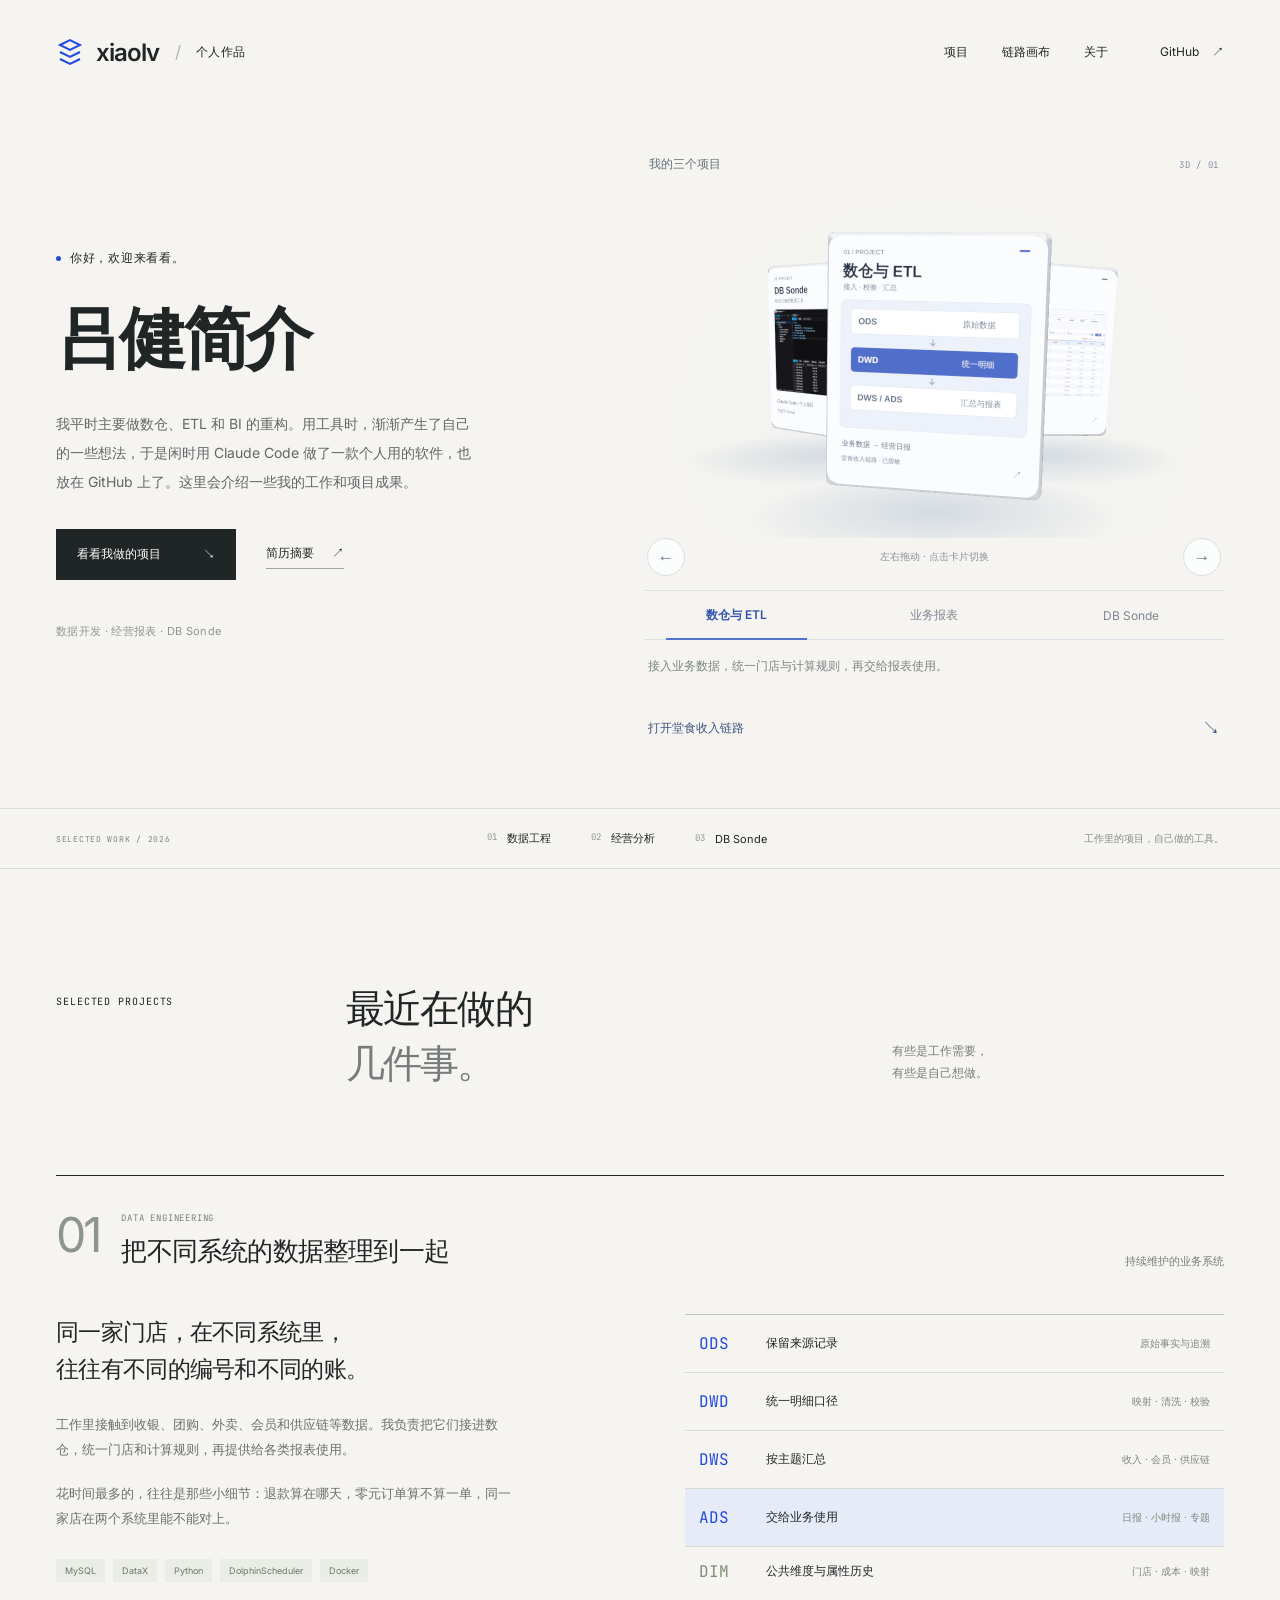
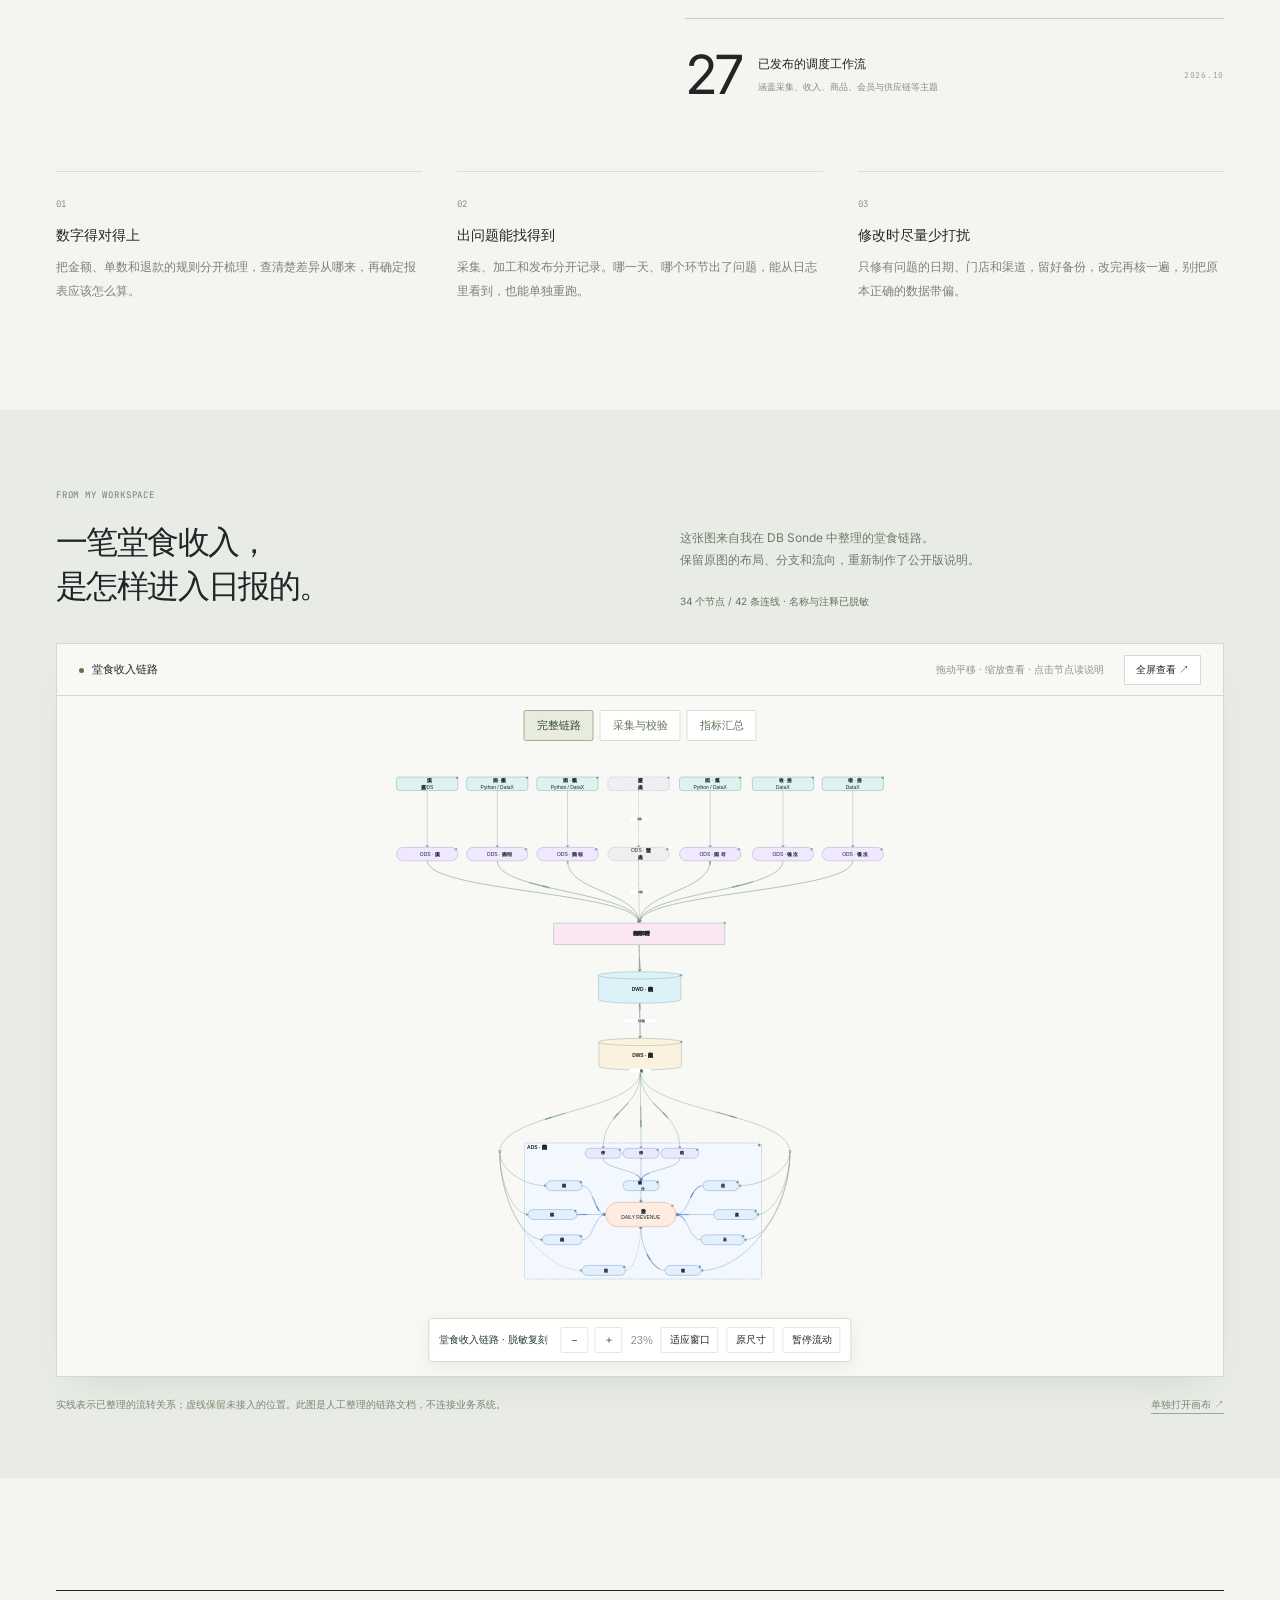
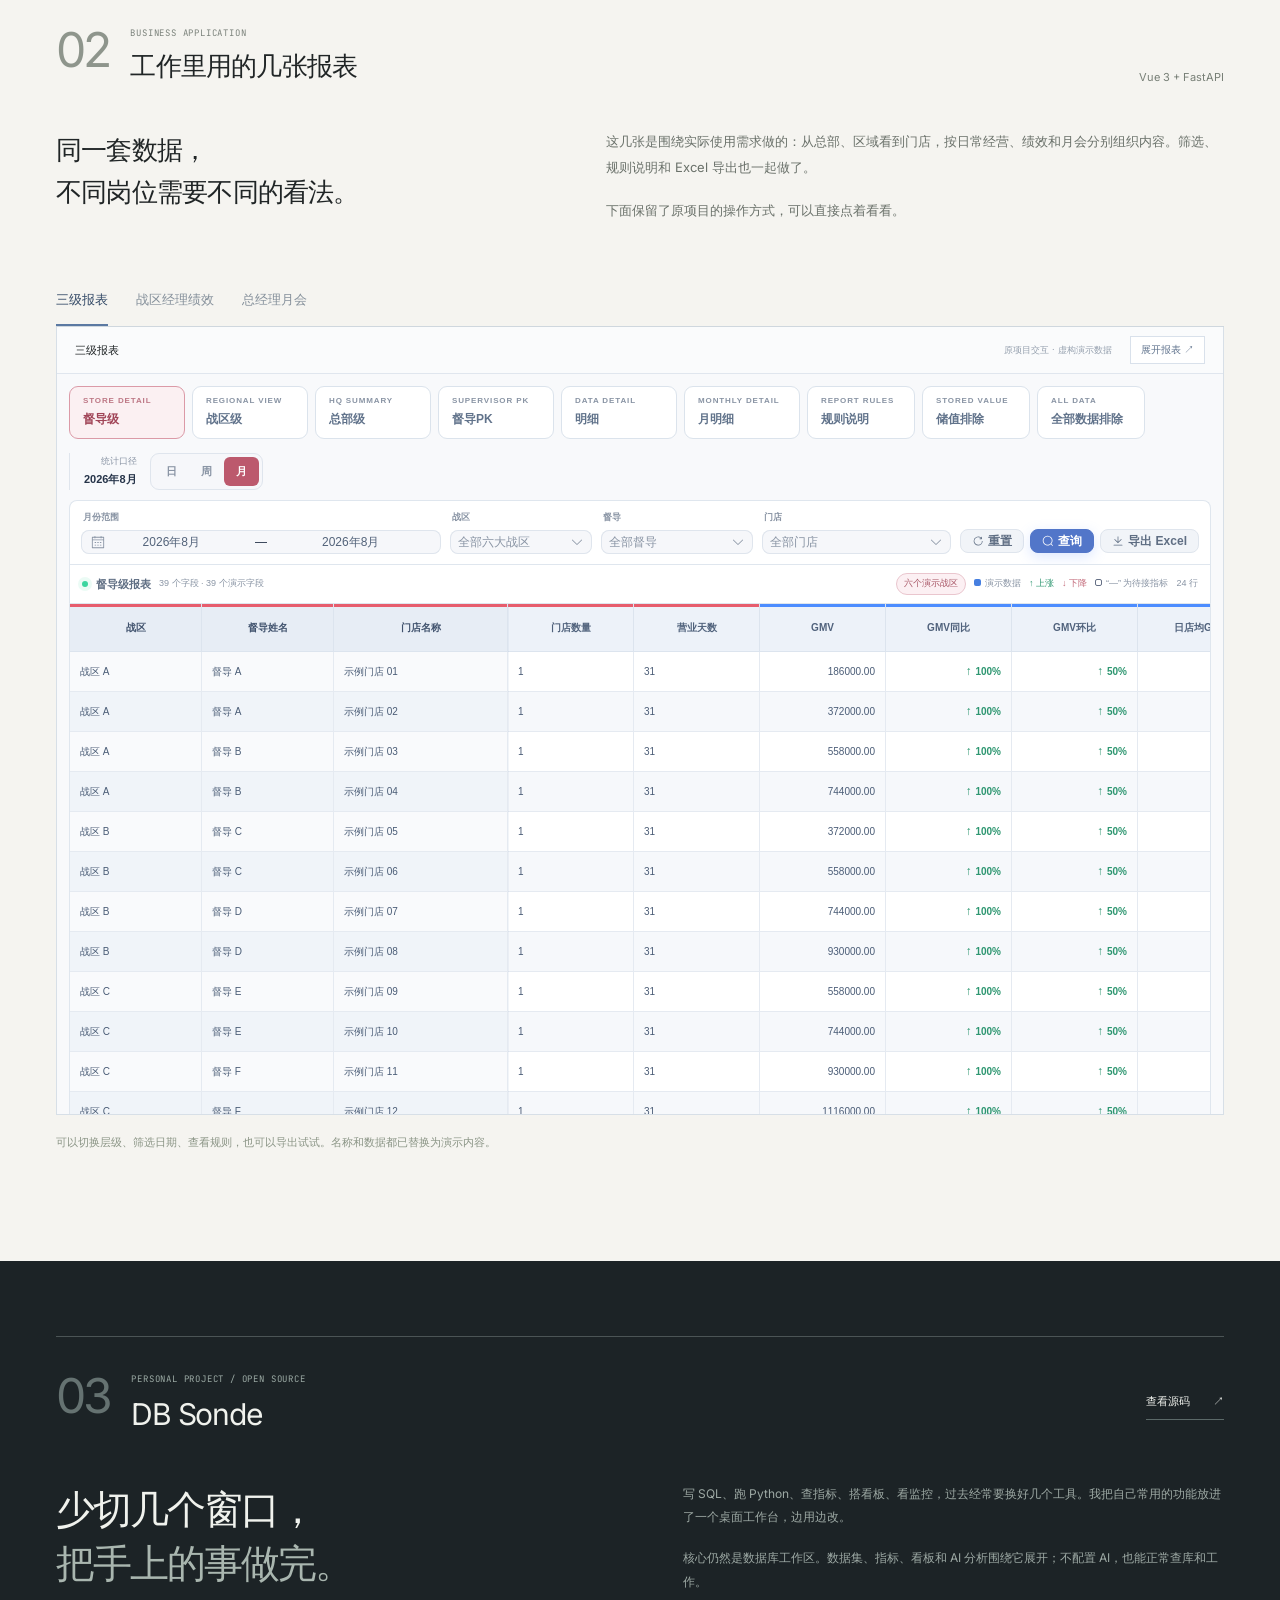
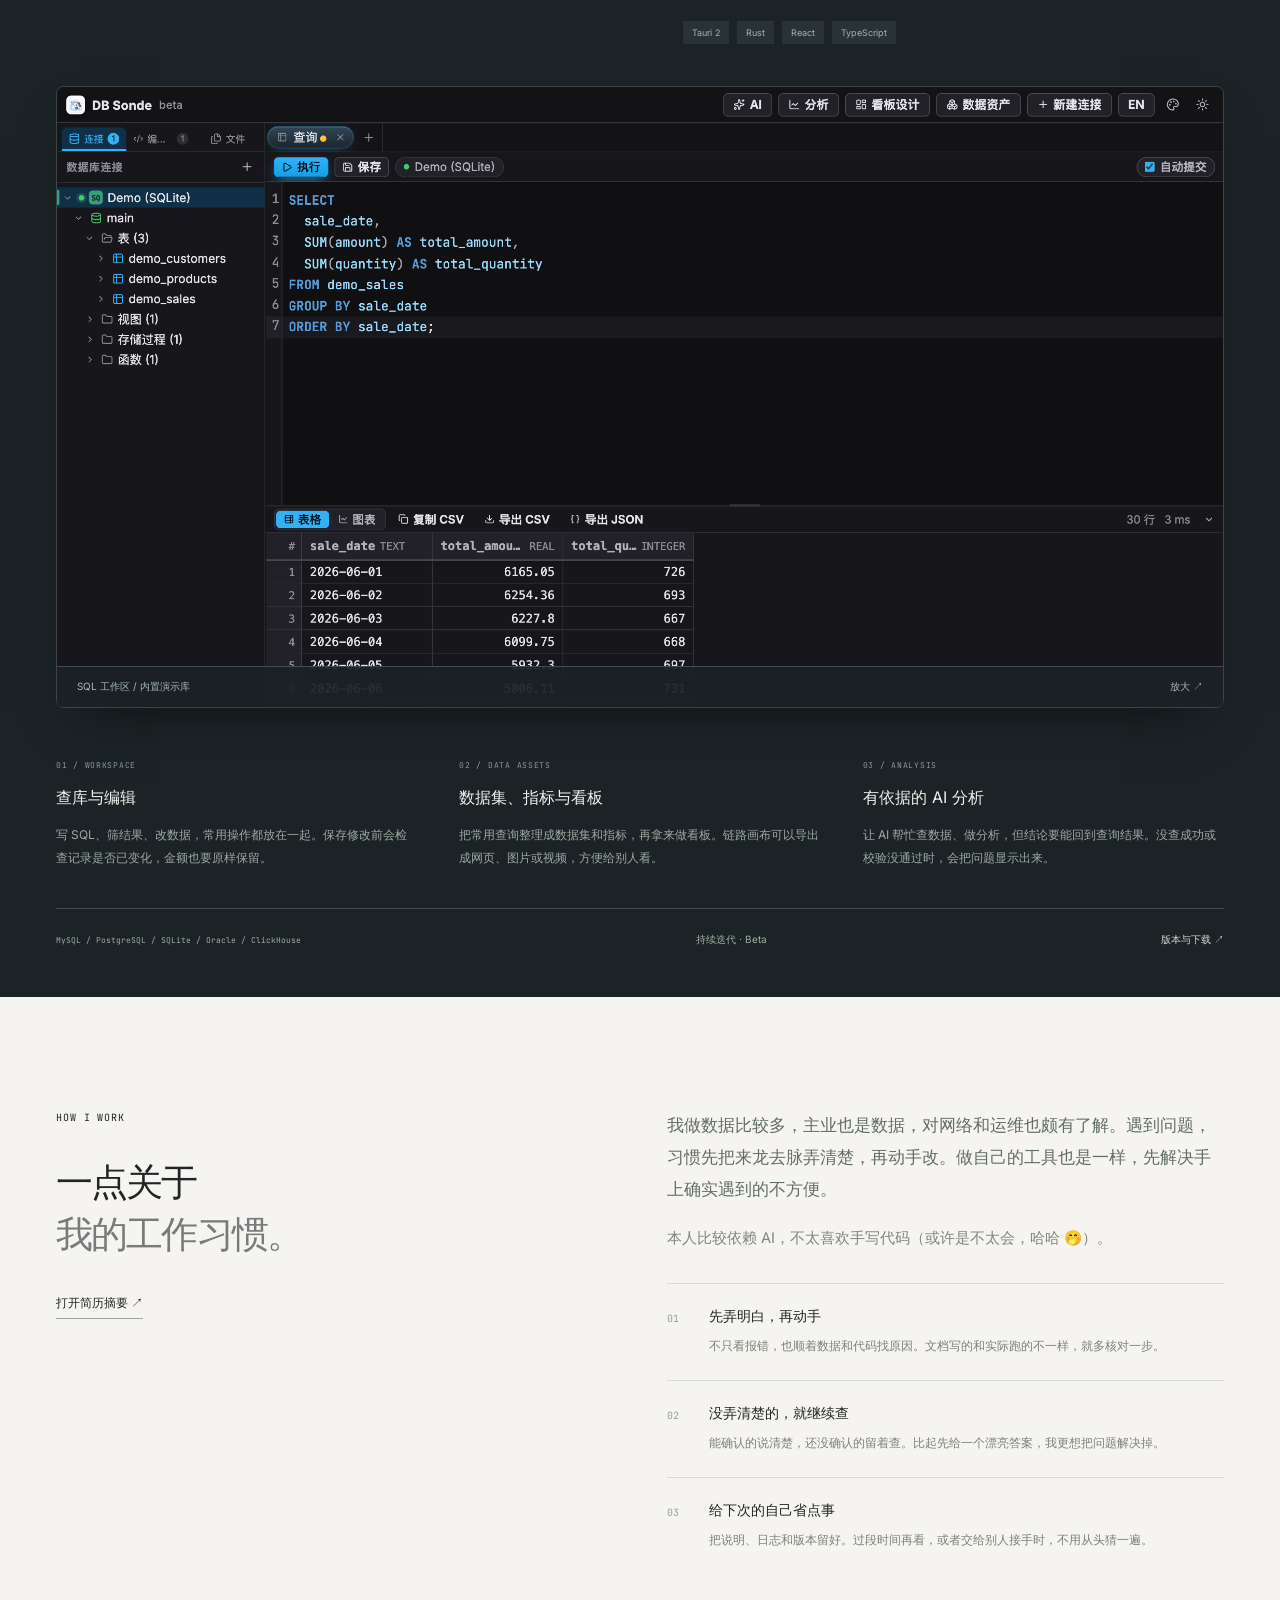
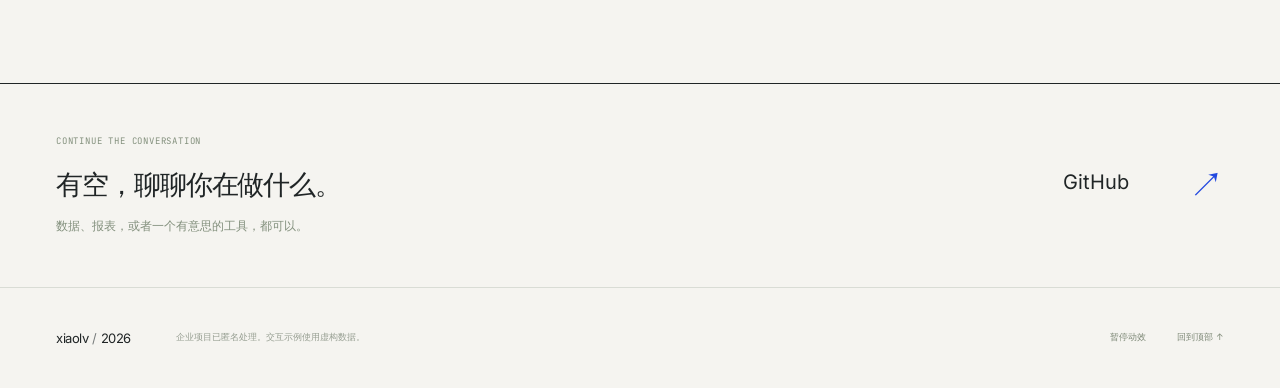
<file: index.html>
<!doctype html>
<html lang="zh-CN">
<head>
  <meta charset="UTF-8"><meta name="viewport" content="width=device-width, initial-scale=1.0">
  <meta name="description" content="吕健的个人简介。数仓、ETL、BI 重构，以及用 Claude Code 制作的个人工具 DB Sonde。">
  <meta name="theme-color" content="#f5f4f0"><title>吕健简介</title>
  <link rel="icon" type="image/svg+xml" href="assets/favicon.svg">
  <link rel="preload" href="assets/inter-regular.woff2" as="font" type="font/woff2" crossorigin>
  <link rel="stylesheet" href="style.css"><script src="main.js" defer></script>
</head>
<body>
<a class="skip" href="#main">跳到正文</a><div class="reading-progress" aria-hidden="true"></div>
<header class="header wrap">
  <a class="brand" href="#top" aria-label="xiaolv 首页"><svg width="28" height="28" viewBox="0 0 28 28" aria-hidden="true"><path d="m4 7 10-5 10 5-10 5Zm0 7 10 5 10-5M4 21l10 5 10-5" fill="none" stroke="currentColor" stroke-width="2"/></svg>xiaolv<span class="brand-slash">/</span><span class="brand-caption">个人作品</span></a>
  <nav aria-label="主导航"><a href="#work">项目</a><a href="#lineage">链路画布</a><a href="#about">关于</a><a class="nav-github" href="https://github.com/xiaolv-home/DB-Sonde" target="_blank" rel="noopener noreferrer">GitHub <span>↗</span></a></nav>
</header>
<main id="main">
  <section class="hero wrap" id="top">
    <div class="hero-copy">
      <p class="eyebrow"><span class="live-dot"></span>你好，欢迎来看看。</p>
      <h1>吕健简介</h1>
      <p class="hero-intro">我平时主要做数仓、ETL 和 BI 的重构。用工具时，渐渐产生了自己的一些想法，于是闲时用 Claude Code 做了一款个人用的软件，也放在 GitHub 上了。这里会介绍一些我的工作和项目成果。</p>
      <div class="hero-actions"><a class="button primary" href="#work">看看我做的项目 <span>↘</span></a><a class="text-link" href="resume.html" target="_blank">简历摘要 <span>↗</span></a></div>
      <p class="hero-footnote">数据开发 · 经营报表 · DB Sonde</p>
    </div>
    <aside class="project-deck" aria-label="3D 项目展台">
      <div class="deck-heading"><span>我的三个项目</span><span class="deck-badge">3D / <span id="deck-counter">01</span></span></div>
      <div class="deck-stage" id="deck-stage" tabindex="0" role="group" aria-label="立体项目展台。左右拖动或使用左右方向键切换项目，按 Enter 查看选中的项目。">
        <div class="deck-fallback" aria-hidden="true"><div>数仓与 ETL</div><div>业务报表</div><div>DB Sonde</div></div>
      </div>
      <div class="deck-controls"><button type="button" id="deck-prev" aria-label="上一个项目">←</button><span>左右拖动 · 点击卡片切换</span><button type="button" id="deck-next" aria-label="下一个项目">→</button></div>
      <div class="deck-tabs" role="tablist" aria-label="选择立体展台上的项目">
        <button type="button" id="deck-tab-data" role="tab" aria-selected="true" aria-controls="deck-data">数仓与 ETL</button>
        <button type="button" id="deck-tab-reports" role="tab" aria-selected="false" aria-controls="deck-reports" tabindex="-1">业务报表</button>
        <button type="button" id="deck-tab-sonde" role="tab" aria-selected="false" aria-controls="deck-sonde" tabindex="-1">DB Sonde</button>
      </div>
      <div class="deck-panel" id="deck-data" role="tabpanel" aria-labelledby="deck-tab-data">
        <p>接入业务数据，统一门店与计算规则，再交给报表使用。</p><a href="#lineage">打开堂食收入链路 <span aria-hidden="true">↘</span></a>
      </div>
      <div class="deck-panel" id="deck-reports" role="tabpanel" aria-labelledby="deck-tab-reports" hidden>
        <p>三级报表、经营绩效和月会。筛选、规则说明和导出都可以试。</p><a href="#reporting">操作原版报表演示 <span aria-hidden="true">↘</span></a>
      </div>
      <div class="deck-panel" id="deck-sonde" role="tabpanel" aria-labelledby="deck-tab-sonde" hidden>
        <p>用 Claude Code 给自己做的数据工具，边用边改，也放在了 GitHub。</p><a href="#sonde">看看 DB Sonde <span aria-hidden="true">↘</span></a>
      </div>
      <span class="sr-only" id="deck-live" aria-live="polite"></span>
    </aside>
  </section>
  <div class="index-strip wrap"><span class="mono">SELECTED WORK / 2026</span><a href="#warehouse"><b>01</b>数据工程</a><a href="#reporting"><b>02</b>经营分析</a><a href="#sonde"><b>03</b>DB Sonde</a><span class="index-end">工作里的项目，自己做的工具。</span></div>

  <section class="work wrap section" id="work">
    <div class="section-head"><p class="eyebrow">SELECTED PROJECTS</p><h2>最近在做的<br><span class="muted">几件事。</span></h2><p class="section-intro">有些是工作需要，<br>有些是自己想做。</p></div>
    <article class="project" id="warehouse">
      <div class="project-heading"><span class="project-number">01</span><div><p class="eyebrow">DATA ENGINEERING</p><h3>把不同系统的数据整理到一起</h3></div><span class="project-category">持续维护的业务系统</span></div>
      <div class="project-body">
        <div class="project-narrative"><p class="lead">同一家门店，在不同系统里，<br>往往有不同的编号和不同的账。</p><p>工作里接触到收银、团购、外卖、会员和供应链等数据。我负责把它们接进数仓，统一门店和计算规则，再提供给各类报表使用。</p><p>花时间最多的，往往是那些小细节：退款算在哪天，零元订单算不算一单，同一家店在两个系统里能不能对上。</p><div class="tech-list"><span>MySQL</span><span>DataX</span><span>Python</span><span>DolphinScheduler</span><span>Docker</span></div></div>
        <div class="warehouse-details"><div class="warehouse-stack"><div><b>ODS</b><span>保留来源记录</span><small>原始事实与追溯</small></div><div><b>DWD</b><span>统一明细口径</span><small>映射 · 清洗 · 校验</small></div><div><b>DWS</b><span>按主题汇总</span><small>收入 · 会员 · 供应链</small></div><div><b>ADS</b><span>交给业务使用</span><small>日报 · 小时报 · 专题</small></div><div class="dim-row"><b>DIM</b><span>公共维度与属性历史</span><small>门店 · 成本 · 映射</small></div></div><div class="verified-stat"><strong>27</strong><div>已发布的调度工作流<span>涵盖采集、收入、商品、会员与供应链等主题</span></div><span class="mono">2026.10</span></div></div>
      </div>
      <div class="engineering-notes"><div><span class="note-index">01</span><h4>数字得对得上</h4><p>把金额、单数和退款的规则分开梳理，查清楚差异从哪来，再确定报表应该怎么算。</p></div><div><span class="note-index">02</span><h4>出问题能找得到</h4><p>采集、加工和发布分开记录。哪一天、哪个环节出了问题，能从日志里看到，也能单独重跑。</p></div><div><span class="note-index">03</span><h4>修改时尽量少打扰</h4><p>只修有问题的日期、门店和渠道，留好备份，改完再核一遍，别把原本正确的数据带偏。</p></div></div>
    </article>
  </section>

  <section class="lineage-section" id="lineage"><div class="wrap">
    <div class="lineage-heading"><div><p class="eyebrow">FROM MY WORKSPACE</p><h2>一笔堂食收入，<br>是怎样进入日报的。</h2></div><div><p>这张图来自我在 DB Sonde 中整理的堂食链路。<br>保留原图的布局、分支和流向，重新制作了公开版说明。</p><span class="privacy-label">34 个节点 / 42 条连线 · 名称与注释已脱敏</span></div></div>
    <div class="canvas-shell"><div class="canvas-toolbar"><span><i class="canvas-dot"></i>堂食收入链路</span><div><span class="desktop-only">拖动平移 · 缩放查看 · 点击节点读说明</span><button id="canvas-expand" type="button">全屏查看 ↗</button></div></div><iframe id="lineage-frame" src="lineage/index.html" title="堂食收入链路脱敏复刻，可缩放、拖动和查看节点注释" loading="lazy" sandbox="allow-scripts allow-same-origin allow-downloads"></iframe></div>
    <div class="canvas-caption"><span>实线表示已整理的流转关系；虚线保留未接入的位置。此图是人工整理的链路文档，不连接业务系统。</span><a href="lineage/index.html" target="_blank">单独打开画布 ↗</a></div>
  </div></section>

  <section class="wrap section report-section" id="reporting">
    <article class="project">
      <div class="project-heading"><span class="project-number">02</span><div><p class="eyebrow">BUSINESS APPLICATION</p><h3>工作里用的几张报表</h3></div><span class="project-category">Vue 3 + FastAPI</span></div>
      <div class="report-description"><p class="lead">同一套数据，<br>不同岗位需要不同的看法。</p><div><p>这几张是围绕实际使用需求做的：从总部、区域看到门店，按日常经营、绩效和月会分别组织内容。筛选、规则说明和 Excel 导出也一起做了。</p><p>下面保留了原项目的操作方式，可以直接点着看看。</p></div></div>
      <div class="original-report-tabs" role="tablist" aria-label="项目报表"><button id="tab-levels" role="tab" aria-selected="true" aria-controls="original-report-panel" data-report="levels">三级报表</button><button id="tab-performance" role="tab" aria-selected="false" aria-controls="original-report-panel" tabindex="-1" data-report="performance">战区经理绩效</button><button id="tab-monthly" role="tab" aria-selected="false" aria-controls="original-report-panel" tabindex="-1" data-report="monthly">总经理月会</button></div>
      <div class="original-report-shell" id="original-report-panel" role="tabpanel" aria-labelledby="tab-levels"><div class="original-report-toolbar"><span id="original-report-title">三级报表</span><div><span>原项目交互 · 虚构演示数据</span><button id="report-expand" type="button" aria-expanded="false">展开报表 ↗</button></div></div><div class="original-report-frames"><iframe id="frame-levels" title="三级报表原项目交互演示" data-report-frame="levels" loading="lazy" sandbox="allow-scripts allow-same-origin allow-downloads"></iframe><iframe id="frame-performance" title="战区经理绩效原项目交互演示" data-report-frame="performance" loading="lazy" sandbox="allow-scripts allow-same-origin allow-downloads" hidden></iframe><iframe id="frame-monthly" title="总经理月会原项目交互演示" data-report-frame="monthly" loading="lazy" sandbox="allow-scripts allow-same-origin allow-downloads" hidden></iframe></div></div><p class="original-report-caption">可以切换层级、筛选日期、查看规则，也可以导出试试。名称和数据都已替换为演示内容。</p>
    </article>
  </section>

  <section class="sonde-section" id="sonde"><div class="wrap">
    <div class="project-heading"><span class="project-number">03</span><div><p class="eyebrow">PERSONAL PROJECT / OPEN SOURCE</p><h3>DB Sonde</h3></div><a class="sonde-source" href="https://github.com/xiaolv-home/DB-Sonde" target="_blank" rel="noopener noreferrer">查看源码 <span>↗</span></a></div>
    <div class="sonde-intro"><h2>少切几个窗口，<br><span>把手上的事做完。</span></h2><div><p>写 SQL、跑 Python、查指标、搭看板、看监控，过去经常要换好几个工具。我把自己常用的功能放进了一个桌面工作台，边用边改。</p><p>核心仍然是数据库工作区。数据集、指标、看板和 AI 分析围绕它展开；不配置 AI，也能正常查库和工作。</p><div class="tech-list"><span>Tauri 2</span><span>Rust</span><span>React</span><span>TypeScript</span></div></div></div>
    <button class="sonde-image" id="sonde-image-open" aria-label="放大 DB Sonde 工作区演示截图"><img src="assets/sonde-workspace.png" width="2250" height="1350" alt="DB Sonde SQL 工作区，使用内置 SQLite 演示库" loading="lazy"><span>SQL 工作区 / 内置演示库 <b>放大 ↗</b></span></button>
    <div class="sonde-features"><div><span class="mono">01 / WORKSPACE</span><h4>查库与编辑</h4><p>写 SQL、筛结果、改数据，常用操作都放在一起。保存修改前会检查记录是否已变化，金额也要原样保留。</p></div><div><span class="mono">02 / DATA ASSETS</span><h4>数据集、指标与看板</h4><p>把常用查询整理成数据集和指标，再拿来做看板。链路画布可以导出成网页、图片或视频，方便给别人看。</p></div><div><span class="mono">03 / ANALYSIS</span><h4>有依据的 AI 分析</h4><p>让 AI 帮忙查数据、做分析，但结论要能回到查询结果。没查成功或校验没通过时，会把问题显示出来。</p></div></div>
    <div class="sonde-bottom"><span>MySQL / PostgreSQL / SQLite / Oracle / ClickHouse</span><span>持续迭代 · Beta</span><a href="https://github.com/xiaolv-home/DB-Sonde/releases" target="_blank" rel="noopener noreferrer">版本与下载 ↗</a></div>
  </div></section>

  <section class="about wrap section" id="about"><div><p class="eyebrow">HOW I WORK</p><h2>一点关于<br><span class="muted">我的工作习惯。</span></h2><a class="text-link" href="resume.html" target="_blank">打开简历摘要 ↗</a></div><div class="about-body"><p class="about-lead">我做数据比较多，主业也是数据，对网络和运维也颇有了解。遇到问题，习惯先把来龙去脉弄清楚，再动手改。做自己的工具也是一样，先解决手上确实遇到的不方便。<span class="about-aside">本人比较依赖 AI，不太喜欢手写代码（或许是不太会，哈哈 🤭）。</span></p><div class="about-item"><span>01</span><div><h4>先弄明白，再动手</h4><p>不只看报错，也顺着数据和代码找原因。文档写的和实际跑的不一样，就多核对一步。</p></div></div><div class="about-item"><span>02</span><div><h4>没弄清楚的，就继续查</h4><p>能确认的说清楚，还没确认的留着查。比起先给一个漂亮答案，我更想把问题解决掉。</p></div></div><div class="about-item"><span>03</span><div><h4>给下次的自己省点事</h4><p>把说明、日志和版本留好。过段时间再看，或者交给别人接手时，不用从头猜一遍。</p></div></div></div></section>
  <section class="contact wrap"><div><p class="eyebrow">CONTINUE THE CONVERSATION</p><h2>有空，聊聊你在做什么。</h2><p>数据、报表，或者一个有意思的工具，都可以。</p></div><a href="https://github.com/xiaolv-home" target="_blank" rel="noopener noreferrer" aria-label="访问 xiaolv 的 GitHub 主页">GitHub <span>↗</span></a></section>
</main>
<footer class="footer wrap"><span>xiaolv <span class="muted">/</span> 2026</span><p>企业项目已匿名处理。交互示例使用虚构数据。</p><button id="motion-toggle" type="button" aria-pressed="false">暂停动效</button><a href="#top">回到顶部 ↑</a></footer>
<dialog id="image-dialog" aria-labelledby="image-dialog-title"><div class="dialog-top"><span id="image-dialog-title">DB Sonde · 内置演示库</span><button id="image-close" aria-label="关闭截图">关闭 ×</button></div><img src="assets/sonde-workspace.png" alt="DB Sonde 演示工作区大图"></dialog>
<div id="announcement" class="sr-only" aria-live="polite"></div>
<script type="module" src="deck.js"></script>
</body></html>
</file>
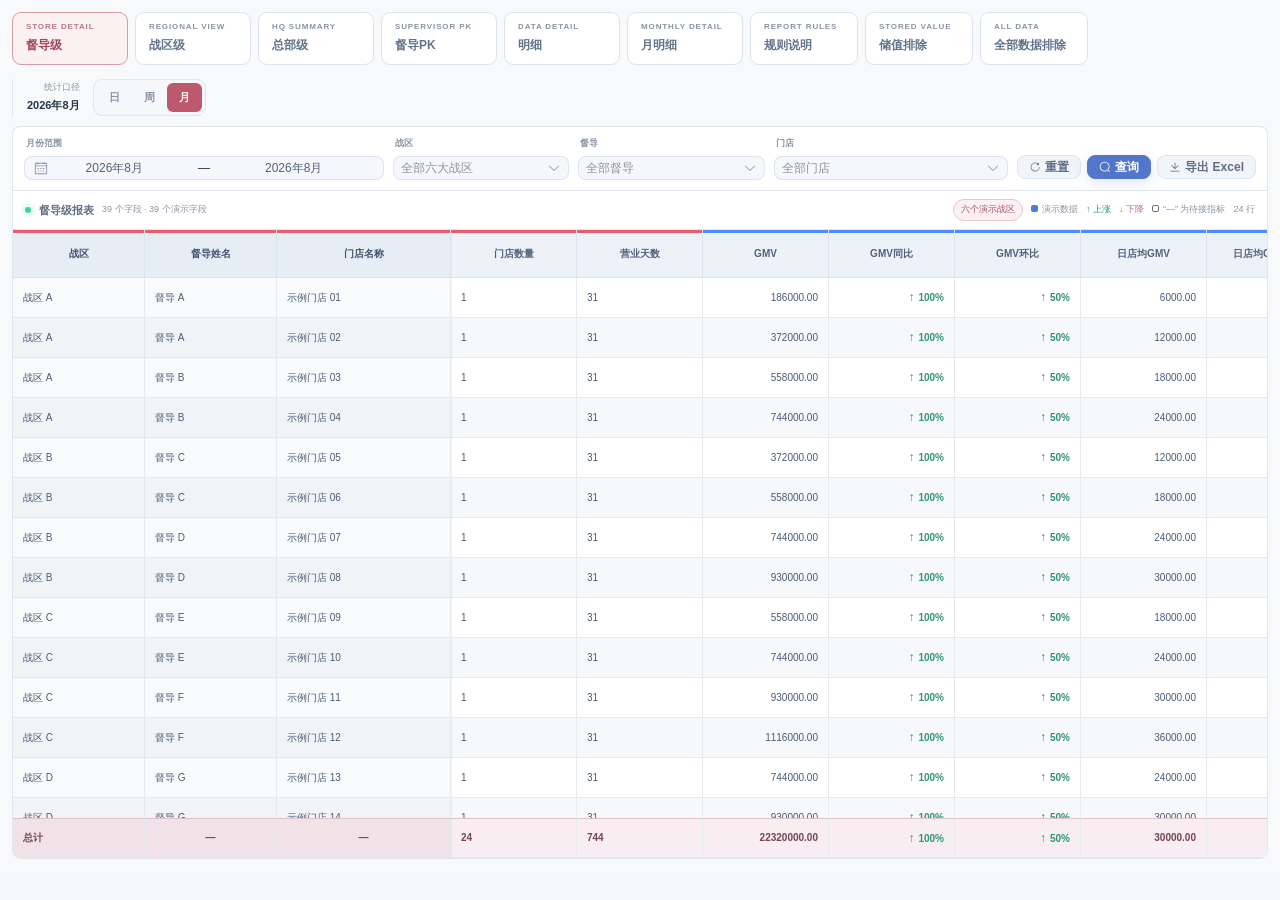
<file: demo/index.html>
<!doctype html><html lang="zh-CN"><head><meta charset="UTF-8"><meta name="viewport" content="width=device-width,initial-scale=1.0"><meta http-equiv="Content-Security-Policy" content="default-src 'none'; script-src 'self'; style-src 'self' 'unsafe-inline'; img-src 'self' data: blob:; font-src 'self' data:; connect-src 'none'; form-action 'none'; base-uri 'none'"><title>经营报表 · 交互演示</title>  <script type="module" crossorigin src="./assets/index-BIs_9A5w.js"></script>
  <link rel="stylesheet" crossorigin href="./assets/index-CBK4d_FU.css">
<link rel="stylesheet" href="light.css"></head><body><div id="app"></div></body></html>
</file>
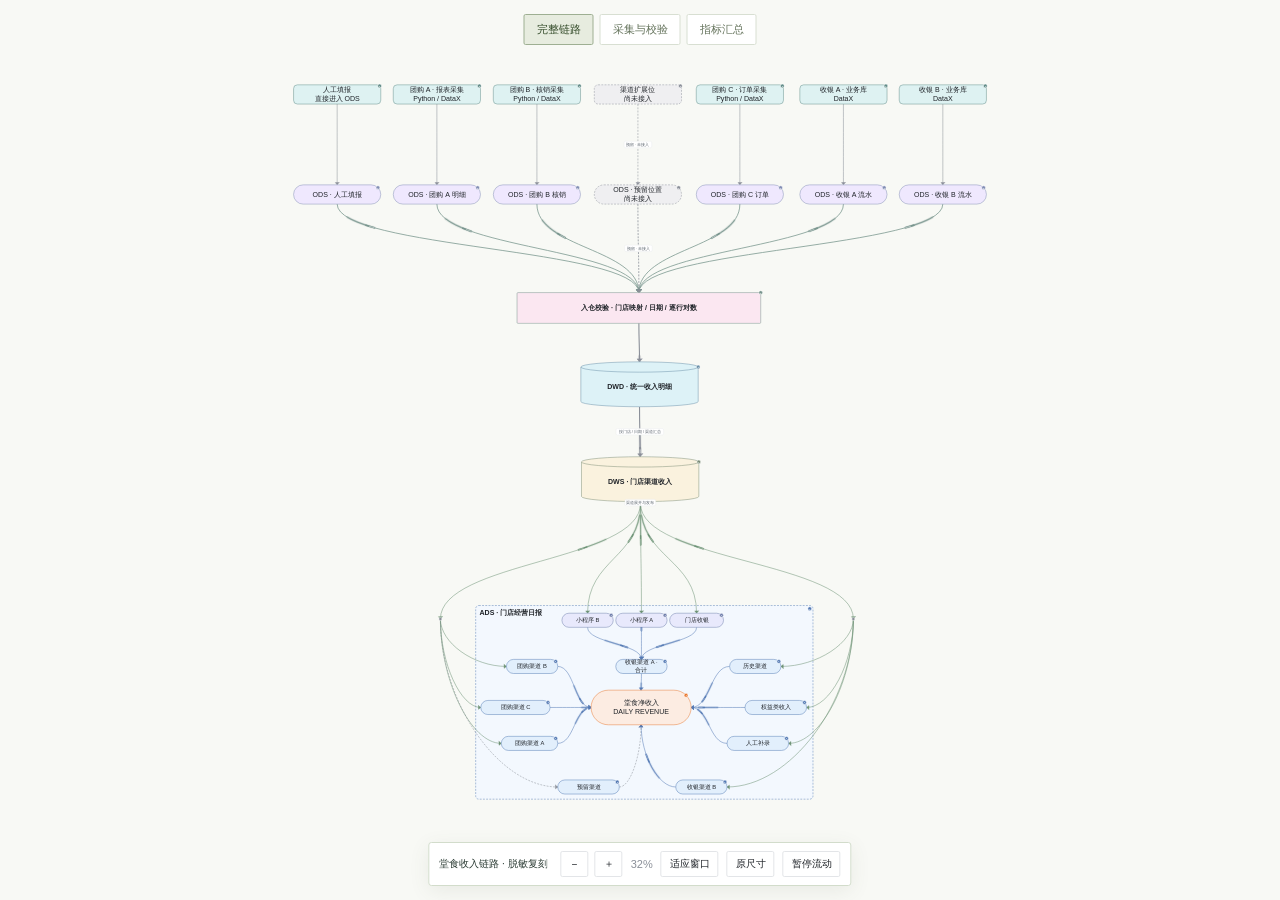
<file: lineage/index.html>
<!doctype html>
<html lang="zh-CN">
<head>
<meta charset="utf-8">
<meta name="viewport" content="width=device-width, initial-scale=1">
<meta name="generator" content="DB Sonde">
<title>堂食收入链路 · 脱敏复刻</title>
<style>
* { box-sizing: border-box; }
html, body { margin: 0; height: 100%; }
body { font-family: -apple-system, "PingFang SC", "Microsoft YaHei", "Segoe UI", sans-serif; color: #1f2328; background: #f6f7f9; }
#stage { position: fixed; inset: 0; overflow: hidden; cursor: grab; touch-action: none; user-select: none; -webkit-user-select: none;
  background-color: #f6f7f9; background-image: radial-gradient(#d3d7de 1px, transparent 1px); background-size: 20px 20px; }
#stage.grab { cursor: grabbing; }
#board { position: absolute; left: 0; top: 0; transform-origin: 0 0; }
#board svg { display: block; overflow: visible; }
.bar { position: fixed; left: 50%; bottom: 16px; transform: translateX(-50%); display: flex; align-items: center; gap: 10px;
  padding: 6px 8px 6px 14px; border-radius: 10px; background: rgba(255,255,255,.94); border: 1px solid #e3e5e8;
  box-shadow: 0 4px 16px rgba(0,0,0,.08); font-size: 13px; white-space: nowrap; max-width: calc(100vw - 32px); }
.bar b { overflow: hidden; text-overflow: ellipsis; }
.bar span { color: #8a8f98; }
.bar button { font: inherit; padding: 4px 10px; border-radius: 7px; border: 1px solid #e3e5e8; background: #fff; color: #1f2328; cursor: pointer; }
.bar button:hover { background: #f0f2f5; }
g.cmt { cursor: pointer; }
g.cmt:hover .cmt-dot, g.cmt.on .cmt-dot { r: 7; }
g.cmt.on { filter: drop-shadow(0 0 5px rgba(47, 142, 230, .55)); }
.cmt-card { position: fixed; z-index: 5; max-width: min(360px, calc(100vw - 16px)); padding: 9px 12px; border-radius: 9px; background: #fff;
  border: 1px solid #e3e5e8; box-shadow: 0 8px 24px rgba(0,0,0,.14); font-size: 13px; line-height: 1.55; white-space: pre-wrap; word-break: break-word; }
@media (max-width: 560px) { .bar .tip { display: none; } }
</style>
<style>
body,#stage{background-color:#f8f9f5;color:#283931}#stage{background-image:radial-gradient(#d5ddcf .7px,transparent .7px);background-size:20px 20px}.bar{box-shadow:0 5px 20px #53624718;border:1px solid #d2dccb;border-radius:3px;bottom:14px;font-size:11px;gap:8px;padding:8px 10px}.bar button{border-radius:2px;font-size:10px;padding:5px 8px}.bar .tip{display:none}.bar b{font-weight:400;font-size:10px;margin-right:5px}.cmt-card{line-height:1.9;font-size:12px;padding:17px;border:1px solid #cbd8c1;border-radius:3px;max-height:calc(100vh - 100px);overflow:auto;box-shadow:0 8px 24px #3e4d3420}g.cmt:focus-visible{outline:none;filter:drop-shadow(0 0 7px #2349df)}.extra{display:flex;gap:6px}.extra button{min-width:28px}button:focus-visible{outline:2px solid #2349df;outline-offset:3px}
#stage{inset:48px 0 64px}.viewbar{position:fixed;top:14px;left:50%;transform:translateX(-50%);display:flex;gap:6px;z-index:3;white-space:nowrap}.viewbar button{font:inherit;font-size:11px;padding:7px 12px;border:1px solid #d8dfd2;background:#fff;color:#63725a;cursor:pointer;border-radius:2px}.viewbar button[aria-pressed=true]{background:#e7ecdf;border-color:#9eaf92;color:#334b29}
@media(max-width:600px){.bar{max-width:calc(100vw - 20px);width:auto;padding:7px;gap:5px}.bar b{display:none}.bar span{font-size:10px}.bar button{padding:6px 7px;font-size:9px}.viewbar{gap:5px;top:12px}.viewbar button{font-size:9px;padding:7px 8px}#stage{inset:43px 0 59px}}
</style></head>
<body>
<div class="viewbar" aria-label="快速定位"><button data-region="all" aria-pressed="true">完整链路</button><button data-region="source" aria-pressed="false">采集与校验</button><button data-region="metrics" aria-pressed="false">指标汇总</button></div><div id="stage"><div id="board" data-w="2241" data-h="2308">
<svg xmlns="http://www.w3.org/2000/svg" width="2241" height="2308" viewBox="-440 -1648 2241 2308" font-family='-apple-system, "PingFang SC", "Microsoft YaHei", "Segoe UI", sans-serif'>
<defs><marker id="a2f8ee6-180" viewBox="-10 -10 20 20" markerWidth="18" markerHeight="18" markerUnits="strokeWidth" orient="auto-start-reverse" refX="0" refY="0"><polyline points="-5,-4 0,0 -5,4 -5,-4" fill="#557bb5" stroke="#557bb5" stroke-width="1" stroke-linecap="round" stroke-linejoin="round"/></marker><marker id="a8a8f98-180" viewBox="-10 -10 20 20" markerWidth="18" markerHeight="18" markerUnits="strokeWidth" orient="auto-start-reverse" refX="0" refY="0"><polyline points="-5,-4 0,0 -5,4 -5,-4" fill="#8a8f98" stroke="#8a8f98" stroke-width="1" stroke-linecap="round" stroke-linejoin="round"/></marker><marker id="a2fa86b-180" viewBox="-10 -10 20 20" markerWidth="18" markerHeight="18" markerUnits="strokeWidth" orient="auto-start-reverse" refX="0" refY="0"><polyline points="-5,-4 0,0 -5,4 -5,-4" fill="#6d9275" stroke="#6d9275" stroke-width="1" stroke-linecap="round" stroke-linejoin="round"/></marker><marker id="a8a8f98-108" viewBox="-10 -10 20 20" markerWidth="10.8" markerHeight="10.8" markerUnits="strokeWidth" orient="auto-start-reverse" refX="0" refY="0"><polyline points="-5,-4 0,0 -5,4 -5,-4" fill="#8a8f98" stroke="#8a8f98" stroke-width="1" stroke-linecap="round" stroke-linejoin="round"/></marker><marker id="ae0559b-148" viewBox="-10 -10 20 20" markerWidth="14.8" markerHeight="14.8" markerUnits="strokeWidth" orient="auto-start-reverse" refX="0" refY="0"><polyline points="-5,-4 0,0 -5,4 -5,-4" fill="#78958d" stroke="#78958d" stroke-width="1" stroke-linecap="round" stroke-linejoin="round"/></marker><marker id="a8a8f98-148" viewBox="-10 -10 20 20" markerWidth="14.8" markerHeight="14.8" markerUnits="strokeWidth" orient="auto-start-reverse" refX="0" refY="0"><polyline points="-5,-4 0,0 -5,4 -5,-4" fill="#8a8f98" stroke="#8a8f98" stroke-width="1" stroke-linecap="round" stroke-linejoin="round"/></marker></defs>

<g class="cmt" data-cmt="按渠道展开并发布收入指标。同一张日报表的不同主题各自维护所属字段。"><rect x="168" y="16" width="1052" height="604" rx="10" fill="#f3f8fe" stroke="#557bb5" stroke-width="1.5" stroke-dasharray="6 4"/><text font-size="22" font-weight="650" fill="#1f2328" text-anchor="start"><tspan x="180" y="45.4">ADS · 门店经营日报</tspan></text><circle class="cmt-dot" cx="1210" cy="26" r="6" fill="#557bb5" stroke="#ffffff" stroke-width="1.5"/><text x="1210" y="29.0" font-size="8.5" font-weight="700" font-family="Georgia, serif" fill="#ffffff" text-anchor="middle">i</text></g>
<path d="M400,334 C464,334 464,334 528,334" fill="none" stroke="#557bb5" stroke-width="1.6" marker-end="url(#a2f8ee6-180)"/>
<path d="M400,334 C464,334 464,334 528,334" fill="none" stroke="#557bb5" stroke-width="8.60" stroke-linecap="round" opacity="0.12" stroke-dasharray="44.80 172.80"><animate attributeName="stroke-dashoffset" values="44.80;-128.00" keyTimes="0;1" dur="1.234s" repeatCount="indefinite"/></path><path d="M400,334 C464,334 464,334 528,334" fill="none" stroke="#557bb5" stroke-width="4.10" stroke-linecap="round" opacity="0.45" stroke-dasharray="44.80 172.80"><animate attributeName="stroke-dashoffset" values="44.80;-128.00" keyTimes="0;1" dur="1.234s" repeatCount="indefinite"/></path><path d="M400,334 C464,334 464,334 528,334" fill="none" stroke="#557bb5" stroke-width="4.60" stroke-linecap="round" opacity="0.95" stroke-dasharray="13.44 172.80"><animate attributeName="stroke-dashoffset" values="13.44;-159.36" keyTimes="0;1" dur="1.234s" repeatCount="indefinite"/></path><path d="M400,334 C464,334 464,334 528,334" fill="none" stroke="#fff" stroke-width="1.00" stroke-linecap="round" opacity="0.9" stroke-dasharray="8.06 172.80"><animate attributeName="stroke-dashoffset" values="8.06;-164.74" keyTimes="0;1" dur="1.234s" repeatCount="indefinite"/></path>
<path d="M424,206 C476,206 476,334 528,334" fill="none" stroke="#557bb5" stroke-width="1.6" marker-end="url(#a2f8ee6-180)"/>
<path d="M424,206 C476,206 476,334 528,334" fill="none" stroke="#557bb5" stroke-width="8.60" stroke-linecap="round" opacity="0.12" stroke-dasharray="61.11 235.73"><animate attributeName="stroke-dashoffset" values="61.11;-174.61" keyTimes="0;1" dur="1.684s" repeatCount="indefinite"/></path><path d="M424,206 C476,206 476,334 528,334" fill="none" stroke="#557bb5" stroke-width="4.10" stroke-linecap="round" opacity="0.45" stroke-dasharray="61.11 235.73"><animate attributeName="stroke-dashoffset" values="61.11;-174.61" keyTimes="0;1" dur="1.684s" repeatCount="indefinite"/></path><path d="M424,206 C476,206 476,334 528,334" fill="none" stroke="#557bb5" stroke-width="4.60" stroke-linecap="round" opacity="0.95" stroke-dasharray="18.33 235.73"><animate attributeName="stroke-dashoffset" values="18.33;-217.39" keyTimes="0;1" dur="1.684s" repeatCount="indefinite"/></path><path d="M424,206 C476,206 476,334 528,334" fill="none" stroke="#fff" stroke-width="1.00" stroke-linecap="round" opacity="0.9" stroke-dasharray="11.00 235.73"><animate attributeName="stroke-dashoffset" values="11.00;-224.73" keyTimes="0;1" dur="1.684s" repeatCount="indefinite"/></path>
<path d="M424,446 C476,446 476,334 528,334" fill="none" stroke="#557bb5" stroke-width="1.6" marker-end="url(#a2f8ee6-180)"/>
<path d="M424,446 C476,446 476,334 528,334" fill="none" stroke="#557bb5" stroke-width="8.60" stroke-linecap="round" opacity="0.12" stroke-dasharray="56.61 218.35"><animate attributeName="stroke-dashoffset" values="56.61;-161.74" keyTimes="0;1" dur="1.560s" repeatCount="indefinite"/></path><path d="M424,446 C476,446 476,334 528,334" fill="none" stroke="#557bb5" stroke-width="4.10" stroke-linecap="round" opacity="0.45" stroke-dasharray="56.61 218.35"><animate attributeName="stroke-dashoffset" values="56.61;-161.74" keyTimes="0;1" dur="1.560s" repeatCount="indefinite"/></path><path d="M424,446 C476,446 476,334 528,334" fill="none" stroke="#557bb5" stroke-width="4.60" stroke-linecap="round" opacity="0.95" stroke-dasharray="16.98 218.35"><animate attributeName="stroke-dashoffset" values="16.98;-201.37" keyTimes="0;1" dur="1.560s" repeatCount="indefinite"/></path><path d="M424,446 C476,446 476,334 528,334" fill="none" stroke="#fff" stroke-width="1.00" stroke-linecap="round" opacity="0.9" stroke-dasharray="10.19 218.35"><animate attributeName="stroke-dashoffset" values="10.19;-208.16" keyTimes="0;1" dur="1.560s" repeatCount="indefinite"/></path>
<path d="M616,582 C650,582 684,485 684,388" fill="none" stroke="#8a8f98" stroke-width="1.6" stroke-dasharray="6 4" marker-end="url(#a8a8f98-180)"/>
<path d="M792,582 C738,582 684,485 684,388" fill="none" stroke="#557bb5" stroke-width="1.6" marker-end="url(#a2f8ee6-180)"/>
<path d="M792,582 C738,582 684,485 684,388" fill="none" stroke="#557bb5" stroke-width="8.60" stroke-linecap="round" opacity="0.12" stroke-dasharray="83.70 322.83"><animate attributeName="stroke-dashoffset" values="83.70;-239.13" keyTimes="0;1" dur="2.306s" repeatCount="indefinite"/></path><path d="M792,582 C738,582 684,485 684,388" fill="none" stroke="#557bb5" stroke-width="4.10" stroke-linecap="round" opacity="0.45" stroke-dasharray="83.70 322.83"><animate attributeName="stroke-dashoffset" values="83.70;-239.13" keyTimes="0;1" dur="2.306s" repeatCount="indefinite"/></path><path d="M792,582 C738,582 684,485 684,388" fill="none" stroke="#557bb5" stroke-width="4.60" stroke-linecap="round" opacity="0.95" stroke-dasharray="25.11 322.83"><animate attributeName="stroke-dashoffset" values="25.11;-297.72" keyTimes="0;1" dur="2.306s" repeatCount="indefinite"/></path><path d="M792,582 C738,582 684,485 684,388" fill="none" stroke="#fff" stroke-width="1.00" stroke-linecap="round" opacity="0.9" stroke-dasharray="15.07 322.83"><animate attributeName="stroke-dashoffset" values="15.07;-307.76" keyTimes="0;1" dur="2.306s" repeatCount="indefinite"/></path>
<path d="M1008,334 C924,334 924,334 840,334" fill="none" stroke="#557bb5" stroke-width="1.6" marker-end="url(#a2f8ee6-180)"/>
<path d="M1008,334 C924,334 924,334 840,334" fill="none" stroke="#557bb5" stroke-width="8.60" stroke-linecap="round" opacity="0.12" stroke-dasharray="58.80 226.80"><animate attributeName="stroke-dashoffset" values="58.80;-168.00" keyTimes="0;1" dur="1.620s" repeatCount="indefinite"/></path><path d="M1008,334 C924,334 924,334 840,334" fill="none" stroke="#557bb5" stroke-width="4.10" stroke-linecap="round" opacity="0.45" stroke-dasharray="58.80 226.80"><animate attributeName="stroke-dashoffset" values="58.80;-168.00" keyTimes="0;1" dur="1.620s" repeatCount="indefinite"/></path><path d="M1008,334 C924,334 924,334 840,334" fill="none" stroke="#557bb5" stroke-width="4.60" stroke-linecap="round" opacity="0.95" stroke-dasharray="17.64 226.80"><animate attributeName="stroke-dashoffset" values="17.64;-209.16" keyTimes="0;1" dur="1.620s" repeatCount="indefinite"/></path><path d="M1008,334 C924,334 924,334 840,334" fill="none" stroke="#fff" stroke-width="1.00" stroke-linecap="round" opacity="0.9" stroke-dasharray="10.58 226.80"><animate attributeName="stroke-dashoffset" values="10.58;-216.22" keyTimes="0;1" dur="1.620s" repeatCount="indefinite"/></path>
<path d="M960,206 C900,206 900,334 840,334" fill="none" stroke="#557bb5" stroke-width="1.6" marker-end="url(#a2f8ee6-180)"/>
<path d="M960,206 C900,206 900,334 840,334" fill="none" stroke="#557bb5" stroke-width="8.60" stroke-linecap="round" opacity="0.12" stroke-dasharray="64.98 250.64"><animate attributeName="stroke-dashoffset" values="64.98;-185.66" keyTimes="0;1" dur="1.790s" repeatCount="indefinite"/></path><path d="M960,206 C900,206 900,334 840,334" fill="none" stroke="#557bb5" stroke-width="4.10" stroke-linecap="round" opacity="0.45" stroke-dasharray="64.98 250.64"><animate attributeName="stroke-dashoffset" values="64.98;-185.66" keyTimes="0;1" dur="1.790s" repeatCount="indefinite"/></path><path d="M960,206 C900,206 900,334 840,334" fill="none" stroke="#557bb5" stroke-width="4.60" stroke-linecap="round" opacity="0.95" stroke-dasharray="19.49 250.64"><animate attributeName="stroke-dashoffset" values="19.49;-231.14" keyTimes="0;1" dur="1.790s" repeatCount="indefinite"/></path><path d="M960,206 C900,206 900,334 840,334" fill="none" stroke="#fff" stroke-width="1.00" stroke-linecap="round" opacity="0.9" stroke-dasharray="11.70 250.64"><animate attributeName="stroke-dashoffset" values="11.70;-238.94" keyTimes="0;1" dur="1.790s" repeatCount="indefinite"/></path>
<path d="M952,446 C896,446 896,334 840,334" fill="none" stroke="#557bb5" stroke-width="1.6" marker-end="url(#a2f8ee6-180)"/>
<path d="M952,446 C896,446 896,334 840,334" fill="none" stroke="#557bb5" stroke-width="8.60" stroke-linecap="round" opacity="0.12" stroke-dasharray="58.62 226.09"><animate attributeName="stroke-dashoffset" values="58.62;-167.47" keyTimes="0;1" dur="1.615s" repeatCount="indefinite"/></path><path d="M952,446 C896,446 896,334 840,334" fill="none" stroke="#557bb5" stroke-width="4.10" stroke-linecap="round" opacity="0.45" stroke-dasharray="58.62 226.09"><animate attributeName="stroke-dashoffset" values="58.62;-167.47" keyTimes="0;1" dur="1.615s" repeatCount="indefinite"/></path><path d="M952,446 C896,446 896,334 840,334" fill="none" stroke="#557bb5" stroke-width="4.60" stroke-linecap="round" opacity="0.95" stroke-dasharray="17.58 226.09"><animate attributeName="stroke-dashoffset" values="17.58;-208.50" keyTimes="0;1" dur="1.615s" repeatCount="indefinite"/></path><path d="M952,446 C896,446 896,334 840,334" fill="none" stroke="#fff" stroke-width="1.00" stroke-linecap="round" opacity="0.9" stroke-dasharray="10.55 226.09"><animate attributeName="stroke-dashoffset" values="10.55;-215.54" keyTimes="0;1" dur="1.615s" repeatCount="indefinite"/></path>
<path d="M685,228 C685,254 684,254 684,280" fill="none" stroke="#557bb5" stroke-width="1.6" marker-end="url(#a2f8ee6-180)"/>
<path d="M685,228 C685,254 684,254 684,280" fill="none" stroke="#557bb5" stroke-width="8.60" stroke-linecap="round" opacity="0.12" stroke-dasharray="24.00 76.01"><animate attributeName="stroke-dashoffset" values="24.00;-52.01" keyTimes="0;1" dur="0.600s" repeatCount="indefinite"/></path><path d="M685,228 C685,254 684,254 684,280" fill="none" stroke="#557bb5" stroke-width="4.10" stroke-linecap="round" opacity="0.45" stroke-dasharray="24.00 76.01"><animate attributeName="stroke-dashoffset" values="24.00;-52.01" keyTimes="0;1" dur="0.600s" repeatCount="indefinite"/></path><path d="M685,228 C685,254 684,254 684,280" fill="none" stroke="#557bb5" stroke-width="4.60" stroke-linecap="round" opacity="0.95" stroke-dasharray="7.20 76.01"><animate attributeName="stroke-dashoffset" values="7.20;-68.81" keyTimes="0;1" dur="0.600s" repeatCount="indefinite"/></path><path d="M685,228 C685,254 684,254 684,280" fill="none" stroke="#fff" stroke-width="1.00" stroke-linecap="round" opacity="0.9" stroke-dasharray="4.32 76.01"><animate attributeName="stroke-dashoffset" values="4.32;-71.69" keyTimes="0;1" dur="0.600s" repeatCount="indefinite"/></path>
<path d="M517,84 C517,134 685,134 685,184" fill="none" stroke="#557bb5" stroke-width="1.6" marker-end="url(#a2f8ee6-180)"/>
<path d="M517,84 C517,134 685,134 685,184" fill="none" stroke="#557bb5" stroke-width="8.60" stroke-linecap="round" opacity="0.12" stroke-dasharray="72.15 278.28"><animate attributeName="stroke-dashoffset" values="72.15;-206.13" keyTimes="0;1" dur="1.988s" repeatCount="indefinite"/></path><path d="M517,84 C517,134 685,134 685,184" fill="none" stroke="#557bb5" stroke-width="4.10" stroke-linecap="round" opacity="0.45" stroke-dasharray="72.15 278.28"><animate attributeName="stroke-dashoffset" values="72.15;-206.13" keyTimes="0;1" dur="1.988s" repeatCount="indefinite"/></path><path d="M517,84 C517,134 685,134 685,184" fill="none" stroke="#557bb5" stroke-width="4.60" stroke-linecap="round" opacity="0.95" stroke-dasharray="21.64 278.28"><animate attributeName="stroke-dashoffset" values="21.64;-256.64" keyTimes="0;1" dur="1.988s" repeatCount="indefinite"/></path><path d="M517,84 C517,134 685,134 685,184" fill="none" stroke="#fff" stroke-width="1.00" stroke-linecap="round" opacity="0.9" stroke-dasharray="12.99 278.28"><animate attributeName="stroke-dashoffset" values="12.99;-265.29" keyTimes="0;1" dur="1.988s" repeatCount="indefinite"/></path>
<path d="M685,84 C685,134 685,134 685,184" fill="none" stroke="#557bb5" stroke-width="1.6" marker-end="url(#a2f8ee6-180)"/>
<path d="M685,84 C685,134 685,134 685,184" fill="none" stroke="#557bb5" stroke-width="8.60" stroke-linecap="round" opacity="0.12" stroke-dasharray="35.00 135.00"><animate attributeName="stroke-dashoffset" values="35.00;-100.00" keyTimes="0;1" dur="0.964s" repeatCount="indefinite"/></path><path d="M685,84 C685,134 685,134 685,184" fill="none" stroke="#557bb5" stroke-width="4.10" stroke-linecap="round" opacity="0.45" stroke-dasharray="35.00 135.00"><animate attributeName="stroke-dashoffset" values="35.00;-100.00" keyTimes="0;1" dur="0.964s" repeatCount="indefinite"/></path><path d="M685,84 C685,134 685,134 685,184" fill="none" stroke="#557bb5" stroke-width="4.60" stroke-linecap="round" opacity="0.95" stroke-dasharray="10.50 135.00"><animate attributeName="stroke-dashoffset" values="10.50;-124.50" keyTimes="0;1" dur="0.964s" repeatCount="indefinite"/></path><path d="M685,84 C685,134 685,134 685,184" fill="none" stroke="#fff" stroke-width="1.00" stroke-linecap="round" opacity="0.9" stroke-dasharray="6.30 135.00"><animate attributeName="stroke-dashoffset" values="6.30;-128.70" keyTimes="0;1" dur="0.964s" repeatCount="indefinite"/></path>
<path d="M857,84 C857,134 685,134 685,184" fill="none" stroke="#557bb5" stroke-width="1.6" marker-end="url(#a2f8ee6-180)"/>
<path d="M857,84 C857,134 685,134 685,184" fill="none" stroke="#557bb5" stroke-width="8.60" stroke-linecap="round" opacity="0.12" stroke-dasharray="73.38 283.03"><animate attributeName="stroke-dashoffset" values="73.38;-209.65" keyTimes="0;1" dur="2.022s" repeatCount="indefinite"/></path><path d="M857,84 C857,134 685,134 685,184" fill="none" stroke="#557bb5" stroke-width="4.10" stroke-linecap="round" opacity="0.45" stroke-dasharray="73.38 283.03"><animate attributeName="stroke-dashoffset" values="73.38;-209.65" keyTimes="0;1" dur="2.022s" repeatCount="indefinite"/></path><path d="M857,84 C857,134 685,134 685,184" fill="none" stroke="#557bb5" stroke-width="4.60" stroke-linecap="round" opacity="0.95" stroke-dasharray="22.01 283.03"><animate attributeName="stroke-dashoffset" values="22.01;-261.01" keyTimes="0;1" dur="2.022s" repeatCount="indefinite"/></path><path d="M857,84 C857,134 685,134 685,184" fill="none" stroke="#fff" stroke-width="1.00" stroke-linecap="round" opacity="0.9" stroke-dasharray="13.21 283.03"><animate attributeName="stroke-dashoffset" values="13.21;-269.82" keyTimes="0;1" dur="2.022s" repeatCount="indefinite"/></path>
<path d="M681,-308 C681,-305 682,-305 682,-302" fill="none" stroke="#6d9275" stroke-width="1.6"/>
<path d="M681,-308 C681,-305 682,-305 682,-302" fill="none" stroke="#6d9275" stroke-width="8.60" stroke-linecap="round" opacity="0.12" stroke-dasharray="24.00 30.12"><animate attributeName="stroke-dashoffset" values="24.00;-6.12;-6.12" keyTimes="0;0.1029;1" dur="5.834s" repeatCount="indefinite"/></path><path d="M681,-308 C681,-305 682,-305 682,-302" fill="none" stroke="#6d9275" stroke-width="4.10" stroke-linecap="round" opacity="0.45" stroke-dasharray="24.00 30.12"><animate attributeName="stroke-dashoffset" values="24.00;-6.12;-6.12" keyTimes="0;0.1029;1" dur="5.834s" repeatCount="indefinite"/></path><path d="M681,-308 C681,-305 682,-305 682,-302" fill="none" stroke="#6d9275" stroke-width="4.60" stroke-linecap="round" opacity="0.95" stroke-dasharray="7.20 30.12"><animate attributeName="stroke-dashoffset" values="7.20;-22.92;-22.92" keyTimes="0;0.1029;1" dur="5.834s" repeatCount="indefinite"/></path><path d="M681,-308 C681,-305 682,-305 682,-302" fill="none" stroke="#fff" stroke-width="1.00" stroke-linecap="round" opacity="0.9" stroke-dasharray="4.32 30.12"><animate attributeName="stroke-dashoffset" values="4.32;-25.80;-25.80" keyTimes="0;0.1029;1" dur="5.834s" repeatCount="indefinite"/></path>
<path d="M682,-302 C682,-131 517,-131 517,40" fill="none" stroke="#6d9275" stroke-width="1.6" marker-end="url(#a2fa86b-180)"/>
<path d="M682,-302 C682,-131 517,-131 517,40" fill="none" stroke="#6d9275" stroke-width="8.60" stroke-linecap="round" opacity="0.12" stroke-dasharray="90.00 481.90"><animate attributeName="stroke-dashoffset" values="90.00;90.00;-391.90;-391.90" keyTimes="0;0.0209;0.6109;1" dur="5.834s" repeatCount="indefinite"/></path><path d="M682,-302 C682,-131 517,-131 517,40" fill="none" stroke="#6d9275" stroke-width="4.10" stroke-linecap="round" opacity="0.45" stroke-dasharray="90.00 481.90"><animate attributeName="stroke-dashoffset" values="90.00;90.00;-391.90;-391.90" keyTimes="0;0.0209;0.6109;1" dur="5.834s" repeatCount="indefinite"/></path><path d="M682,-302 C682,-131 517,-131 517,40" fill="none" stroke="#6d9275" stroke-width="4.60" stroke-linecap="round" opacity="0.95" stroke-dasharray="27.00 481.90"><animate attributeName="stroke-dashoffset" values="27.00;27.00;-454.90;-454.90" keyTimes="0;0.0209;0.6109;1" dur="5.834s" repeatCount="indefinite"/></path><path d="M682,-302 C682,-131 517,-131 517,40" fill="none" stroke="#fff" stroke-width="1.00" stroke-linecap="round" opacity="0.9" stroke-dasharray="16.20 481.90"><animate attributeName="stroke-dashoffset" values="16.20;16.20;-465.70;-465.70" keyTimes="0;0.0209;0.6109;1" dur="5.834s" repeatCount="indefinite"/></path>
<path d="M682,-302 C682,-131 857,-131 857,40" fill="none" stroke="#6d9275" stroke-width="1.6" marker-end="url(#a2fa86b-180)"/>
<path d="M682,-302 C682,-131 857,-131 857,40" fill="none" stroke="#6d9275" stroke-width="8.60" stroke-linecap="round" opacity="0.12" stroke-dasharray="90.00 487.42"><animate attributeName="stroke-dashoffset" values="90.00;90.00;-397.42;-397.42" keyTimes="0;0.0209;0.6177;1" dur="5.834s" repeatCount="indefinite"/></path><path d="M682,-302 C682,-131 857,-131 857,40" fill="none" stroke="#6d9275" stroke-width="4.10" stroke-linecap="round" opacity="0.45" stroke-dasharray="90.00 487.42"><animate attributeName="stroke-dashoffset" values="90.00;90.00;-397.42;-397.42" keyTimes="0;0.0209;0.6177;1" dur="5.834s" repeatCount="indefinite"/></path><path d="M682,-302 C682,-131 857,-131 857,40" fill="none" stroke="#6d9275" stroke-width="4.60" stroke-linecap="round" opacity="0.95" stroke-dasharray="27.00 487.42"><animate attributeName="stroke-dashoffset" values="27.00;27.00;-460.42;-460.42" keyTimes="0;0.0209;0.6177;1" dur="5.834s" repeatCount="indefinite"/></path><path d="M682,-302 C682,-131 857,-131 857,40" fill="none" stroke="#fff" stroke-width="1.00" stroke-linecap="round" opacity="0.9" stroke-dasharray="16.20 487.42"><animate attributeName="stroke-dashoffset" values="16.20;16.20;-471.22;-471.22" keyTimes="0;0.0209;0.6177;1" dur="5.834s" repeatCount="indefinite"/></path>
<path d="M682,-302 C682,-131 685,-131 685,40" fill="none" stroke="#6d9275" stroke-width="1.6" marker-end="url(#a2fa86b-180)"/>
<path d="M682,-302 C682,-131 685,-131 685,40" fill="none" stroke="#6d9275" stroke-width="8.60" stroke-linecap="round" opacity="0.12" stroke-dasharray="90.00 432.02"><animate attributeName="stroke-dashoffset" values="90.00;90.00;-342.02;-342.02" keyTimes="0;0.0209;0.5499;1" dur="5.834s" repeatCount="indefinite"/></path><path d="M682,-302 C682,-131 685,-131 685,40" fill="none" stroke="#6d9275" stroke-width="4.10" stroke-linecap="round" opacity="0.45" stroke-dasharray="90.00 432.02"><animate attributeName="stroke-dashoffset" values="90.00;90.00;-342.02;-342.02" keyTimes="0;0.0209;0.5499;1" dur="5.834s" repeatCount="indefinite"/></path><path d="M682,-302 C682,-131 685,-131 685,40" fill="none" stroke="#6d9275" stroke-width="4.60" stroke-linecap="round" opacity="0.95" stroke-dasharray="27.00 432.02"><animate attributeName="stroke-dashoffset" values="27.00;27.00;-405.02;-405.02" keyTimes="0;0.0209;0.5499;1" dur="5.834s" repeatCount="indefinite"/></path><path d="M682,-302 C682,-131 685,-131 685,40" fill="none" stroke="#fff" stroke-width="1.00" stroke-linecap="round" opacity="0.9" stroke-dasharray="16.20 432.02"><animate attributeName="stroke-dashoffset" values="16.20;16.20;-415.82;-415.82" keyTimes="0;0.0209;0.5499;1" dur="5.834s" repeatCount="indefinite"/></path>
<path d="M1346,58 C1346,196 1273,334 1200,334" fill="none" stroke="#6d9275" stroke-width="1.6" marker-end="url(#a2fa86b-180)"/>
<path d="M1346,58 C1346,196 1273,334 1200,334" fill="none" stroke="#6d9275" stroke-width="8.60" stroke-linecap="round" opacity="0.12" stroke-dasharray="90.00 425.41"><animate attributeName="stroke-dashoffset" values="90.00;90.00;-335.41;-335.41" keyTimes="0;0.5073;0.7677;1" dur="5.834s" repeatCount="indefinite"/></path><path d="M1346,58 C1346,196 1273,334 1200,334" fill="none" stroke="#6d9275" stroke-width="4.10" stroke-linecap="round" opacity="0.45" stroke-dasharray="90.00 425.41"><animate attributeName="stroke-dashoffset" values="90.00;90.00;-335.41;-335.41" keyTimes="0;0.5073;0.7677;1" dur="5.834s" repeatCount="indefinite"/></path><path d="M1346,58 C1346,196 1273,334 1200,334" fill="none" stroke="#6d9275" stroke-width="4.60" stroke-linecap="round" opacity="0.95" stroke-dasharray="27.00 425.41"><animate attributeName="stroke-dashoffset" values="27.00;27.00;-398.41;-398.41" keyTimes="0;0.5073;0.7677;1" dur="5.834s" repeatCount="indefinite"/></path><path d="M1346,58 C1346,196 1273,334 1200,334" fill="none" stroke="#fff" stroke-width="1.00" stroke-linecap="round" opacity="0.9" stroke-dasharray="16.20 425.41"><animate attributeName="stroke-dashoffset" values="16.20;16.20;-409.21;-409.21" keyTimes="0;0.5073;0.7677;1" dur="5.834s" repeatCount="indefinite"/></path>
<path d="M1346,58 C1346,132 1233,206 1120,206" fill="none" stroke="#6d9275" stroke-width="1.6" marker-end="url(#a2fa86b-180)"/>
<path d="M1346,58 C1346,132 1233,206 1120,206" fill="none" stroke="#6d9275" stroke-width="8.60" stroke-linecap="round" opacity="0.12" stroke-dasharray="90.00 383.12"><animate attributeName="stroke-dashoffset" values="90.00;90.00;-293.12;-293.12" keyTimes="0;0.5073;0.7418;1" dur="5.834s" repeatCount="indefinite"/></path><path d="M1346,58 C1346,132 1233,206 1120,206" fill="none" stroke="#6d9275" stroke-width="4.10" stroke-linecap="round" opacity="0.45" stroke-dasharray="90.00 383.12"><animate attributeName="stroke-dashoffset" values="90.00;90.00;-293.12;-293.12" keyTimes="0;0.5073;0.7418;1" dur="5.834s" repeatCount="indefinite"/></path><path d="M1346,58 C1346,132 1233,206 1120,206" fill="none" stroke="#6d9275" stroke-width="4.60" stroke-linecap="round" opacity="0.95" stroke-dasharray="27.00 383.12"><animate attributeName="stroke-dashoffset" values="27.00;27.00;-356.12;-356.12" keyTimes="0;0.5073;0.7418;1" dur="5.834s" repeatCount="indefinite"/></path><path d="M1346,58 C1346,132 1233,206 1120,206" fill="none" stroke="#fff" stroke-width="1.00" stroke-linecap="round" opacity="0.9" stroke-dasharray="16.20 383.12"><animate attributeName="stroke-dashoffset" values="16.20;16.20;-366.92;-366.92" keyTimes="0;0.5073;0.7418;1" dur="5.834s" repeatCount="indefinite"/></path>
<path d="M1346,58 C1346,252 1245,446 1144,446" fill="none" stroke="#6d9275" stroke-width="1.6" marker-end="url(#a2fa86b-180)"/>
<path d="M1346,58 C1346,252 1245,446 1144,446" fill="none" stroke="#6d9275" stroke-width="8.60" stroke-linecap="round" opacity="0.12" stroke-dasharray="90.00 559.50"><animate attributeName="stroke-dashoffset" values="90.00;90.00;-469.50;-469.50" keyTimes="0;0.5073;0.8498;1" dur="5.834s" repeatCount="indefinite"/></path><path d="M1346,58 C1346,252 1245,446 1144,446" fill="none" stroke="#6d9275" stroke-width="4.10" stroke-linecap="round" opacity="0.45" stroke-dasharray="90.00 559.50"><animate attributeName="stroke-dashoffset" values="90.00;90.00;-469.50;-469.50" keyTimes="0;0.5073;0.8498;1" dur="5.834s" repeatCount="indefinite"/></path><path d="M1346,58 C1346,252 1245,446 1144,446" fill="none" stroke="#6d9275" stroke-width="4.60" stroke-linecap="round" opacity="0.95" stroke-dasharray="27.00 559.50"><animate attributeName="stroke-dashoffset" values="27.00;27.00;-532.50;-532.50" keyTimes="0;0.5073;0.8498;1" dur="5.834s" repeatCount="indefinite"/></path><path d="M1346,58 C1346,252 1245,446 1144,446" fill="none" stroke="#fff" stroke-width="1.00" stroke-linecap="round" opacity="0.9" stroke-dasharray="16.20 559.50"><animate attributeName="stroke-dashoffset" values="16.20;16.20;-543.30;-543.30" keyTimes="0;0.5073;0.8498;1" dur="5.834s" repeatCount="indefinite"/></path>
<path d="M1346,58 C1346,320 1149,582 952,582" fill="none" stroke="#6d9275" stroke-width="1.6" marker-end="url(#a2fa86b-180)"/>
<path d="M1346,58 C1346,320 1149,582 952,582" fill="none" stroke="#6d9275" stroke-width="8.60" stroke-linecap="round" opacity="0.12" stroke-dasharray="90.00 804.87"><animate attributeName="stroke-dashoffset" values="90.00;90.00;-714.87" keyTimes="0;0.5073;1" dur="5.834s" repeatCount="indefinite"/></path><path d="M1346,58 C1346,320 1149,582 952,582" fill="none" stroke="#6d9275" stroke-width="4.10" stroke-linecap="round" opacity="0.45" stroke-dasharray="90.00 804.87"><animate attributeName="stroke-dashoffset" values="90.00;90.00;-714.87" keyTimes="0;0.5073;1" dur="5.834s" repeatCount="indefinite"/></path><path d="M1346,58 C1346,320 1149,582 952,582" fill="none" stroke="#6d9275" stroke-width="4.60" stroke-linecap="round" opacity="0.95" stroke-dasharray="27.00 804.87"><animate attributeName="stroke-dashoffset" values="27.00;27.00;-777.87" keyTimes="0;0.5073;1" dur="5.834s" repeatCount="indefinite"/></path><path d="M1346,58 C1346,320 1149,582 952,582" fill="none" stroke="#fff" stroke-width="1.00" stroke-linecap="round" opacity="0.9" stroke-dasharray="16.20 804.87"><animate attributeName="stroke-dashoffset" values="16.20;16.20;-788.67" keyTimes="0;0.5073;1" dur="5.834s" repeatCount="indefinite"/></path>
<path d="M58,58 C58,132 161,206 264,206" fill="none" stroke="#6d9275" stroke-width="1.6" marker-end="url(#a2fa86b-180)"/>
<path d="M58,58 C58,132 161,206 264,206" fill="none" stroke="#6d9275" stroke-width="8.60" stroke-linecap="round" opacity="0.12" stroke-dasharray="90.00 366.18"><animate attributeName="stroke-dashoffset" values="90.00;90.00;-276.18;-276.18" keyTimes="0;0.4855;0.7097;1" dur="5.834s" repeatCount="indefinite"/></path><path d="M58,58 C58,132 161,206 264,206" fill="none" stroke="#6d9275" stroke-width="4.10" stroke-linecap="round" opacity="0.45" stroke-dasharray="90.00 366.18"><animate attributeName="stroke-dashoffset" values="90.00;90.00;-276.18;-276.18" keyTimes="0;0.4855;0.7097;1" dur="5.834s" repeatCount="indefinite"/></path><path d="M58,58 C58,132 161,206 264,206" fill="none" stroke="#6d9275" stroke-width="4.60" stroke-linecap="round" opacity="0.95" stroke-dasharray="27.00 366.18"><animate attributeName="stroke-dashoffset" values="27.00;27.00;-339.18;-339.18" keyTimes="0;0.4855;0.7097;1" dur="5.834s" repeatCount="indefinite"/></path><path d="M58,58 C58,132 161,206 264,206" fill="none" stroke="#fff" stroke-width="1.00" stroke-linecap="round" opacity="0.9" stroke-dasharray="16.20 366.18"><animate attributeName="stroke-dashoffset" values="16.20;16.20;-349.98;-349.98" keyTimes="0;0.4855;0.7097;1" dur="5.834s" repeatCount="indefinite"/></path>
<path d="M58,58 C58,196 121,334 184,334" fill="none" stroke="#6d9275" stroke-width="1.6" marker-end="url(#a2fa86b-180)"/>
<path d="M58,58 C58,196 121,334 184,334" fill="none" stroke="#6d9275" stroke-width="8.60" stroke-linecap="round" opacity="0.12" stroke-dasharray="90.00 413.36"><animate attributeName="stroke-dashoffset" values="90.00;90.00;-323.36;-323.36" keyTimes="0;0.4855;0.7386;1" dur="5.834s" repeatCount="indefinite"/></path><path d="M58,58 C58,196 121,334 184,334" fill="none" stroke="#6d9275" stroke-width="4.10" stroke-linecap="round" opacity="0.45" stroke-dasharray="90.00 413.36"><animate attributeName="stroke-dashoffset" values="90.00;90.00;-323.36;-323.36" keyTimes="0;0.4855;0.7386;1" dur="5.834s" repeatCount="indefinite"/></path><path d="M58,58 C58,196 121,334 184,334" fill="none" stroke="#6d9275" stroke-width="4.60" stroke-linecap="round" opacity="0.95" stroke-dasharray="27.00 413.36"><animate attributeName="stroke-dashoffset" values="27.00;27.00;-386.36;-386.36" keyTimes="0;0.4855;0.7386;1" dur="5.834s" repeatCount="indefinite"/></path><path d="M58,58 C58,196 121,334 184,334" fill="none" stroke="#fff" stroke-width="1.00" stroke-linecap="round" opacity="0.9" stroke-dasharray="16.20 413.36"><animate attributeName="stroke-dashoffset" values="16.20;16.20;-397.16;-397.16" keyTimes="0;0.4855;0.7386;1" dur="5.834s" repeatCount="indefinite"/></path>
<path d="M58,58 C58,252 153,446 248,446" fill="none" stroke="#6d9275" stroke-width="1.6" marker-end="url(#a2fa86b-180)"/>
<path d="M58,58 C58,252 153,446 248,446" fill="none" stroke="#6d9275" stroke-width="8.60" stroke-linecap="round" opacity="0.12" stroke-dasharray="90.00 552.19"><animate attributeName="stroke-dashoffset" values="90.00;90.00;-462.19;-462.19" keyTimes="0;0.4855;0.8236;1" dur="5.834s" repeatCount="indefinite"/></path><path d="M58,58 C58,252 153,446 248,446" fill="none" stroke="#6d9275" stroke-width="4.10" stroke-linecap="round" opacity="0.45" stroke-dasharray="90.00 552.19"><animate attributeName="stroke-dashoffset" values="90.00;90.00;-462.19;-462.19" keyTimes="0;0.4855;0.8236;1" dur="5.834s" repeatCount="indefinite"/></path><path d="M58,58 C58,252 153,446 248,446" fill="none" stroke="#6d9275" stroke-width="4.60" stroke-linecap="round" opacity="0.95" stroke-dasharray="27.00 552.19"><animate attributeName="stroke-dashoffset" values="27.00;27.00;-525.19;-525.19" keyTimes="0;0.4855;0.8236;1" dur="5.834s" repeatCount="indefinite"/></path><path d="M58,58 C58,252 153,446 248,446" fill="none" stroke="#fff" stroke-width="1.00" stroke-linecap="round" opacity="0.9" stroke-dasharray="16.20 552.19"><animate attributeName="stroke-dashoffset" values="16.20;16.20;-535.99;-535.99" keyTimes="0;0.4855;0.8236;1" dur="5.834s" repeatCount="indefinite"/></path>
<path d="M58,58 C58,320 241,582 424,582" fill="none" stroke="#8a8f98" stroke-width="1.6" stroke-dasharray="6 4" marker-end="url(#a8a8f98-180)"/>
<path d="M679,-604 C679,-526 681,-526 681,-448" fill="none" stroke="#8a8f98" stroke-width="3.4" marker-end="url(#a8a8f98-108)"/>
<path d="M679,-604 C679,-526 681,-526 681,-448" fill="none" stroke="#8a8f98" stroke-width="10.40" stroke-linecap="round" opacity="0.12" stroke-dasharray="54.61 210.62"><animate attributeName="stroke-dashoffset" values="54.61;-156.02" keyTimes="0;1" dur="1.504s" repeatCount="indefinite"/></path><path d="M679,-604 C679,-526 681,-526 681,-448" fill="none" stroke="#8a8f98" stroke-width="5.90" stroke-linecap="round" opacity="0.45" stroke-dasharray="54.61 210.62"><animate attributeName="stroke-dashoffset" values="54.61;-156.02" keyTimes="0;1" dur="1.504s" repeatCount="indefinite"/></path><path d="M679,-604 C679,-526 681,-526 681,-448" fill="none" stroke="#8a8f98" stroke-width="6.40" stroke-linecap="round" opacity="0.95" stroke-dasharray="16.38 210.62"><animate attributeName="stroke-dashoffset" values="16.38;-194.24" keyTimes="0;1" dur="1.504s" repeatCount="indefinite"/></path><path d="M679,-604 C679,-526 681,-526 681,-448" fill="none" stroke="#fff" stroke-width="2.04" stroke-linecap="round" opacity="0.9" stroke-dasharray="9.83 210.62"><animate attributeName="stroke-dashoffset" values="9.83;-200.80" keyTimes="0;1" dur="1.504s" repeatCount="indefinite"/></path>
<path d="M677,-864 C677,-804 679,-804 679,-744" fill="none" stroke="#8a8f98" stroke-width="3.4" marker-end="url(#a8a8f98-108)"/>
<path d="M677,-864 C677,-804 679,-804 679,-744" fill="none" stroke="#8a8f98" stroke-width="10.40" stroke-linecap="round" opacity="0.12" stroke-dasharray="42.01 162.03"><animate attributeName="stroke-dashoffset" values="42.01;-120.02" keyTimes="0;1" dur="1.157s" repeatCount="indefinite"/></path><path d="M677,-864 C677,-804 679,-804 679,-744" fill="none" stroke="#8a8f98" stroke-width="5.90" stroke-linecap="round" opacity="0.45" stroke-dasharray="42.01 162.03"><animate attributeName="stroke-dashoffset" values="42.01;-120.02" keyTimes="0;1" dur="1.157s" repeatCount="indefinite"/></path><path d="M677,-864 C677,-804 679,-804 679,-744" fill="none" stroke="#8a8f98" stroke-width="6.40" stroke-linecap="round" opacity="0.95" stroke-dasharray="12.60 162.03"><animate attributeName="stroke-dashoffset" values="12.60;-149.43" keyTimes="0;1" dur="1.157s" repeatCount="indefinite"/></path><path d="M677,-864 C677,-804 679,-804 679,-744" fill="none" stroke="#fff" stroke-width="2.04" stroke-linecap="round" opacity="0.9" stroke-dasharray="7.56 162.03"><animate attributeName="stroke-dashoffset" values="7.56;-154.47" keyTimes="0;1" dur="1.157s" repeatCount="indefinite"/></path>
<path d="M359,-1236 C359,-1098 677,-1098 677,-960" fill="none" stroke="#78958d" stroke-width="2.4" marker-end="url(#ae0559b-148)"/>
<path d="M359,-1236 C359,-1098 677,-1098 677,-960" fill="none" stroke="#78958d" stroke-width="9.40" stroke-linecap="round" opacity="0.12" stroke-dasharray="90.00 535.78"><animate attributeName="stroke-dashoffset" values="90.00;-445.78" keyTimes="0;1" dur="3.827s" repeatCount="indefinite"/></path><path d="M359,-1236 C359,-1098 677,-1098 677,-960" fill="none" stroke="#78958d" stroke-width="4.90" stroke-linecap="round" opacity="0.45" stroke-dasharray="90.00 535.78"><animate attributeName="stroke-dashoffset" values="90.00;-445.78" keyTimes="0;1" dur="3.827s" repeatCount="indefinite"/></path><path d="M359,-1236 C359,-1098 677,-1098 677,-960" fill="none" stroke="#78958d" stroke-width="5.40" stroke-linecap="round" opacity="0.95" stroke-dasharray="27.00 535.78"><animate attributeName="stroke-dashoffset" values="27.00;-508.78" keyTimes="0;1" dur="3.827s" repeatCount="indefinite"/></path><path d="M359,-1236 C359,-1098 677,-1098 677,-960" fill="none" stroke="#fff" stroke-width="1.44" stroke-linecap="round" opacity="0.9" stroke-dasharray="16.20 535.78"><animate attributeName="stroke-dashoffset" values="16.20;-519.58" keyTimes="0;1" dur="3.827s" repeatCount="indefinite"/></path>
<path d="M992,-1236 C992,-1098 677,-1098 677,-960" fill="none" stroke="#78958d" stroke-width="2.4" marker-end="url(#ae0559b-148)"/>
<path d="M992,-1236 C992,-1098 677,-1098 677,-960" fill="none" stroke="#78958d" stroke-width="9.40" stroke-linecap="round" opacity="0.12" stroke-dasharray="90.00 533.37"><animate attributeName="stroke-dashoffset" values="90.00;-443.37" keyTimes="0;1" dur="3.810s" repeatCount="indefinite"/></path><path d="M992,-1236 C992,-1098 677,-1098 677,-960" fill="none" stroke="#78958d" stroke-width="4.90" stroke-linecap="round" opacity="0.45" stroke-dasharray="90.00 533.37"><animate attributeName="stroke-dashoffset" values="90.00;-443.37" keyTimes="0;1" dur="3.810s" repeatCount="indefinite"/></path><path d="M992,-1236 C992,-1098 677,-1098 677,-960" fill="none" stroke="#78958d" stroke-width="5.40" stroke-linecap="round" opacity="0.95" stroke-dasharray="27.00 533.37"><animate attributeName="stroke-dashoffset" values="27.00;-506.37" keyTimes="0;1" dur="3.810s" repeatCount="indefinite"/></path><path d="M992,-1236 C992,-1098 677,-1098 677,-960" fill="none" stroke="#fff" stroke-width="1.44" stroke-linecap="round" opacity="0.9" stroke-dasharray="16.20 533.37"><animate attributeName="stroke-dashoffset" values="16.20;-517.17" keyTimes="0;1" dur="3.810s" repeatCount="indefinite"/></path>
<path d="M1315,-1236 C1315,-1098 677,-1098 677,-960" fill="none" stroke="#78958d" stroke-width="2.4" marker-end="url(#ae0559b-148)"/>
<path d="M1315,-1236 C1315,-1098 677,-1098 677,-960" fill="none" stroke="#78958d" stroke-width="9.40" stroke-linecap="round" opacity="0.12" stroke-dasharray="90.00 816.01"><animate attributeName="stroke-dashoffset" values="90.00;-726.01" keyTimes="0;1" dur="5.829s" repeatCount="indefinite"/></path><path d="M1315,-1236 C1315,-1098 677,-1098 677,-960" fill="none" stroke="#78958d" stroke-width="4.90" stroke-linecap="round" opacity="0.45" stroke-dasharray="90.00 816.01"><animate attributeName="stroke-dashoffset" values="90.00;-726.01" keyTimes="0;1" dur="5.829s" repeatCount="indefinite"/></path><path d="M1315,-1236 C1315,-1098 677,-1098 677,-960" fill="none" stroke="#78958d" stroke-width="5.40" stroke-linecap="round" opacity="0.95" stroke-dasharray="27.00 816.01"><animate attributeName="stroke-dashoffset" values="27.00;-789.01" keyTimes="0;1" dur="5.829s" repeatCount="indefinite"/></path><path d="M1315,-1236 C1315,-1098 677,-1098 677,-960" fill="none" stroke="#fff" stroke-width="1.44" stroke-linecap="round" opacity="0.9" stroke-dasharray="16.20 816.01"><animate attributeName="stroke-dashoffset" values="16.20;-799.81" keyTimes="0;1" dur="5.829s" repeatCount="indefinite"/></path>
<path d="M47,-1236 C47,-1098 677,-1098 677,-960" fill="none" stroke="#78958d" stroke-width="2.4" marker-end="url(#ae0559b-148)"/>
<path d="M47,-1236 C47,-1098 677,-1098 677,-960" fill="none" stroke="#78958d" stroke-width="9.40" stroke-linecap="round" opacity="0.12" stroke-dasharray="90.00 808.65"><animate attributeName="stroke-dashoffset" values="90.00;-718.65" keyTimes="0;1" dur="5.776s" repeatCount="indefinite"/></path><path d="M47,-1236 C47,-1098 677,-1098 677,-960" fill="none" stroke="#78958d" stroke-width="4.90" stroke-linecap="round" opacity="0.45" stroke-dasharray="90.00 808.65"><animate attributeName="stroke-dashoffset" values="90.00;-718.65" keyTimes="0;1" dur="5.776s" repeatCount="indefinite"/></path><path d="M47,-1236 C47,-1098 677,-1098 677,-960" fill="none" stroke="#78958d" stroke-width="5.40" stroke-linecap="round" opacity="0.95" stroke-dasharray="27.00 808.65"><animate attributeName="stroke-dashoffset" values="27.00;-781.65" keyTimes="0;1" dur="5.776s" repeatCount="indefinite"/></path><path d="M47,-1236 C47,-1098 677,-1098 677,-960" fill="none" stroke="#fff" stroke-width="1.44" stroke-linecap="round" opacity="0.9" stroke-dasharray="16.20 808.65"><animate attributeName="stroke-dashoffset" values="16.20;-792.45" keyTimes="0;1" dur="5.776s" repeatCount="indefinite"/></path>
<path d="M-264,-1236 C-264,-1098 677,-1098 677,-960" fill="none" stroke="#78958d" stroke-width="2.4" marker-end="url(#ae0559b-148)"/>
<path d="M-264,-1236 C-264,-1098 677,-1098 677,-960" fill="none" stroke="#78958d" stroke-width="9.40" stroke-linecap="round" opacity="0.12" stroke-dasharray="90.00 1100.67"><animate attributeName="stroke-dashoffset" values="90.00;-1010.67" keyTimes="0;1" dur="7.862s" repeatCount="indefinite"/></path><path d="M-264,-1236 C-264,-1098 677,-1098 677,-960" fill="none" stroke="#78958d" stroke-width="4.90" stroke-linecap="round" opacity="0.45" stroke-dasharray="90.00 1100.67"><animate attributeName="stroke-dashoffset" values="90.00;-1010.67" keyTimes="0;1" dur="7.862s" repeatCount="indefinite"/></path><path d="M-264,-1236 C-264,-1098 677,-1098 677,-960" fill="none" stroke="#78958d" stroke-width="5.40" stroke-linecap="round" opacity="0.95" stroke-dasharray="27.00 1100.67"><animate attributeName="stroke-dashoffset" values="27.00;-1073.67" keyTimes="0;1" dur="7.862s" repeatCount="indefinite"/></path><path d="M-264,-1236 C-264,-1098 677,-1098 677,-960" fill="none" stroke="#fff" stroke-width="1.44" stroke-linecap="round" opacity="0.9" stroke-dasharray="16.20 1100.67"><animate attributeName="stroke-dashoffset" values="16.20;-1084.47" keyTimes="0;1" dur="7.862s" repeatCount="indefinite"/></path>
<path d="M1625,-1236 C1625,-1098 677,-1098 677,-960" fill="none" stroke="#78958d" stroke-width="2.4" marker-end="url(#ae0559b-148)"/>
<path d="M1625,-1236 C1625,-1098 677,-1098 677,-960" fill="none" stroke="#78958d" stroke-width="9.40" stroke-linecap="round" opacity="0.12" stroke-dasharray="90.00 1107.35"><animate attributeName="stroke-dashoffset" values="90.00;-1017.35" keyTimes="0;1" dur="7.910s" repeatCount="indefinite"/></path><path d="M1625,-1236 C1625,-1098 677,-1098 677,-960" fill="none" stroke="#78958d" stroke-width="4.90" stroke-linecap="round" opacity="0.45" stroke-dasharray="90.00 1107.35"><animate attributeName="stroke-dashoffset" values="90.00;-1017.35" keyTimes="0;1" dur="7.910s" repeatCount="indefinite"/></path><path d="M1625,-1236 C1625,-1098 677,-1098 677,-960" fill="none" stroke="#78958d" stroke-width="5.40" stroke-linecap="round" opacity="0.95" stroke-dasharray="27.00 1107.35"><animate attributeName="stroke-dashoffset" values="27.00;-1080.35" keyTimes="0;1" dur="7.910s" repeatCount="indefinite"/></path><path d="M1625,-1236 C1625,-1098 677,-1098 677,-960" fill="none" stroke="#fff" stroke-width="1.44" stroke-linecap="round" opacity="0.9" stroke-dasharray="16.20 1107.35"><animate attributeName="stroke-dashoffset" values="16.20;-1091.15" keyTimes="0;1" dur="7.910s" repeatCount="indefinite"/></path>
<path d="M682,-302 C682,-122 58,-122 58,58" fill="none" stroke="#6d9275" stroke-width="1.6" marker-end="url(#a2fa86b-180)"/>
<path d="M682,-302 C682,-122 58,-122 58,58" fill="none" stroke="#6d9275" stroke-width="8.60" stroke-linecap="round" opacity="0.12" stroke-dasharray="90.00 848.97"><animate attributeName="stroke-dashoffset" values="90.00;90.00;-758.97;-758.97" keyTimes="0;0.0209;0.5406;1" dur="5.834s" repeatCount="indefinite"/></path><path d="M682,-302 C682,-122 58,-122 58,58" fill="none" stroke="#6d9275" stroke-width="4.10" stroke-linecap="round" opacity="0.45" stroke-dasharray="90.00 848.97"><animate attributeName="stroke-dashoffset" values="90.00;90.00;-758.97;-758.97" keyTimes="0;0.0209;0.5406;1" dur="5.834s" repeatCount="indefinite"/></path><path d="M682,-302 C682,-122 58,-122 58,58" fill="none" stroke="#6d9275" stroke-width="4.60" stroke-linecap="round" opacity="0.95" stroke-dasharray="27.00 848.97"><animate attributeName="stroke-dashoffset" values="27.00;27.00;-821.97;-821.97" keyTimes="0;0.0209;0.5406;1" dur="5.834s" repeatCount="indefinite"/></path><path d="M682,-302 C682,-122 58,-122 58,58" fill="none" stroke="#fff" stroke-width="1.00" stroke-linecap="round" opacity="0.9" stroke-dasharray="16.20 848.97"><animate attributeName="stroke-dashoffset" values="16.20;16.20;-832.77;-832.77" keyTimes="0;0.0209;0.5406;1" dur="5.834s" repeatCount="indefinite"/></path>
<path d="M682,-302 C682,-122 1346,-122 1346,58" fill="none" stroke="#6d9275" stroke-width="1.6" marker-end="url(#a2fa86b-180)"/>
<path d="M682,-302 C682,-122 1346,-122 1346,58" fill="none" stroke="#6d9275" stroke-width="8.60" stroke-linecap="round" opacity="0.12" stroke-dasharray="90.00 884.45"><animate attributeName="stroke-dashoffset" values="90.00;90.00;-794.45;-794.45" keyTimes="0;0.0209;0.5624;1" dur="5.834s" repeatCount="indefinite"/></path><path d="M682,-302 C682,-122 1346,-122 1346,58" fill="none" stroke="#6d9275" stroke-width="4.10" stroke-linecap="round" opacity="0.45" stroke-dasharray="90.00 884.45"><animate attributeName="stroke-dashoffset" values="90.00;90.00;-794.45;-794.45" keyTimes="0;0.0209;0.5624;1" dur="5.834s" repeatCount="indefinite"/></path><path d="M682,-302 C682,-122 1346,-122 1346,58" fill="none" stroke="#6d9275" stroke-width="4.60" stroke-linecap="round" opacity="0.95" stroke-dasharray="27.00 884.45"><animate attributeName="stroke-dashoffset" values="27.00;27.00;-857.45;-857.45" keyTimes="0;0.0209;0.5624;1" dur="5.834s" repeatCount="indefinite"/></path><path d="M682,-302 C682,-122 1346,-122 1346,58" fill="none" stroke="#fff" stroke-width="1.00" stroke-linecap="round" opacity="0.9" stroke-dasharray="16.20 884.45"><animate attributeName="stroke-dashoffset" values="16.20;16.20;-868.25;-868.25" keyTimes="0;0.0209;0.5624;1" dur="5.834s" repeatCount="indefinite"/></path>
<path d="M674,-1236 C674,-1098 677,-1098 677,-960" fill="none" stroke="#8a8f98" stroke-width="2.4" stroke-dasharray="6 4" marker-end="url(#a8a8f98-148)"/>
<path d="M-264,-1548 C-264,-1422 -264,-1422 -264,-1296" fill="none" stroke="#8a8f98" stroke-width="1.6" marker-end="url(#a8a8f98-180)"/>
<path d="M47,-1548 C47,-1422 47,-1422 47,-1296" fill="none" stroke="#8a8f98" stroke-width="1.6" marker-end="url(#a8a8f98-180)"/>
<path d="M359,-1548 C359,-1422 359,-1422 359,-1296" fill="none" stroke="#8a8f98" stroke-width="1.6" marker-end="url(#a8a8f98-180)"/>
<path d="M674,-1548 C674,-1422 674,-1422 674,-1296" fill="none" stroke="#8a8f98" stroke-width="1.6" stroke-dasharray="6 4" marker-end="url(#a8a8f98-180)"/>
<path d="M992,-1548 C992,-1422 992,-1422 992,-1296" fill="none" stroke="#8a8f98" stroke-width="1.6" marker-end="url(#a8a8f98-180)"/>
<path d="M1315,-1548 C1315,-1422 1315,-1422 1315,-1296" fill="none" stroke="#8a8f98" stroke-width="1.6" marker-end="url(#a8a8f98-180)"/>
<path d="M1625,-1548 C1625,-1422 1625,-1422 1625,-1296" fill="none" stroke="#8a8f98" stroke-width="1.6" marker-end="url(#a8a8f98-180)"/>
<g class="cmt" data-cmt="应用层汇总各收入渠道。父项与子项只能选一个层级汇总，避免重复计入。"><rect x="528" y="280" width="312" height="108" rx="54" fill="#fcece2" stroke="#e8772e" stroke-width="1.5"/><text font-size="22" font-weight="400" fill="#1f2328" text-anchor="middle"><tspan x="684" y="325.7">堂食净收入</tspan><tspan x="684" y="355.4">DAILY REVENUE</tspan></text><circle class="cmt-dot" cx="824.2" cy="295.8" r="6" fill="#e8772e" stroke="#ffffff" stroke-width="1.5"/><text x="824.2" y="298.8" font-size="8.5" font-weight="700" font-family="Georgia, serif" fill="#ffffff" text-anchor="middle">i</text></g>
<g class="cmt" data-cmt="来源为核销记录。业务日期与数据到齐时间需要分开处理，未到采集期不等于漏数。"><rect x="264" y="184" width="160" height="44" rx="22" fill="#e2effc" stroke="#557bb5" stroke-width="1.5"/><text font-size="18" font-weight="400" fill="#1f2328" text-anchor="middle"><tspan x="344" y="211.3">团购渠道 B</tspan></text><circle class="cmt-dot" cx="417.6" cy="190.4" r="6" fill="#557bb5" stroke="#ffffff" stroke-width="1.5"/><text x="417.6" y="193.4" font-size="8.5" font-weight="700" font-family="Georgia, serif" fill="#ffffff" text-anchor="middle">i</text></g>
<g class="cmt" data-cmt="来源为订单商品明细，商品数量与订单数量分别定义，不能互相代替。"><rect x="184" y="312" width="216" height="44" rx="22" fill="#e2effc" stroke="#557bb5" stroke-width="1.5"/><text font-size="18" font-weight="400" fill="#1f2328" text-anchor="middle"><tspan x="292" y="339.3">团购渠道 C</tspan></text><circle class="cmt-dot" cx="393.6" cy="318.4" r="6" fill="#557bb5" stroke="#ffffff" stroke-width="1.5"/><text x="393.6" y="321.4" font-size="8.5" font-weight="700" font-family="Georgia, serif" fill="#ffffff" text-anchor="middle">i</text></g>
<g class="cmt" data-cmt="收入按交易类型计算并保留正负号，订单计数与明细行数分开处理。"><rect x="248" y="424" width="176" height="44" rx="22" fill="#e2effc" stroke="#557bb5" stroke-width="1.5"/><text font-size="18" font-weight="400" fill="#1f2328" text-anchor="middle"><tspan x="336" y="451.3">团购渠道 A</tspan></text><circle class="cmt-dot" cx="417.6" cy="430.4" r="6" fill="#557bb5" stroke="#ffffff" stroke-width="1.5"/><text x="417.6" y="433.4" font-size="8.5" font-weight="700" font-family="Georgia, serif" fill="#ffffff" text-anchor="middle">i</text></g>
<g class="cmt" data-cmt="图中保留扩展位置，目前尚未接入。虚线表示规划，不能当成已运行的数据链路。"><rect x="424" y="560" width="192" height="44" rx="22" fill="#e2effc" stroke="#557bb5" stroke-width="1.5"/><text font-size="18" font-weight="400" fill="#1f2328" text-anchor="middle"><tspan x="520" y="587.3">预留渠道</tspan></text><circle class="cmt-dot" cx="609.6" cy="566.4" r="6" fill="#557bb5" stroke="#ffffff" stroke-width="1.5"/><text x="609.6" y="569.4" font-size="8.5" font-weight="700" font-family="Georgia, serif" fill="#ffffff" text-anchor="middle">i</text></g>
<g class="cmt" data-cmt="人工数据按日、周或月填报。金额与单数分别分摊，展开前后的合计必须一致。"><rect x="952" y="424" width="192" height="44" rx="22" fill="#e2effc" stroke="#557bb5" stroke-width="1.5"/><text font-size="18" font-weight="400" fill="#1f2328" text-anchor="middle"><tspan x="1048" y="451.3">人工补录</tspan></text><circle class="cmt-dot" cx="1137.6" cy="430.4" r="6" fill="#557bb5" stroke="#ffffff" stroke-width="1.5"/><text x="1137.6" y="433.4" font-size="8.5" font-weight="700" font-family="Georgia, serif" fill="#ffffff" text-anchor="middle">i</text></g>
<g class="cmt" data-cmt="作为独立业务口径展示；与收银或储值口径核对后再汇总，避免重复计入。"><rect x="1008" y="312" width="192" height="44" rx="22" fill="#e2effc" stroke="#557bb5" stroke-width="1.5"/><text font-size="18" font-weight="400" fill="#1f2328" text-anchor="middle"><tspan x="1104" y="339.3">权益类收入</tspan></text><circle class="cmt-dot" cx="1193.6" cy="318.4" r="6" fill="#557bb5" stroke="#ffffff" stroke-width="1.5"/><text x="1193.6" y="321.4" font-size="8.5" font-weight="700" font-family="Georgia, serif" fill="#ffffff" text-anchor="middle">i</text></g>
<g class="cmt" data-cmt="由三个子渠道组成。展示拆分的同时，汇总只使用父项或子项其中一组。"><rect x="605" y="184" width="160" height="44" rx="22" fill="#e2effc" stroke="#557bb5" stroke-width="1.5"/><text font-size="18" font-weight="400" fill="#1f2328" text-anchor="middle"><tspan x="685" y="199.2">收银渠道 A ·</tspan><tspan x="685" y="223.5">合计</tspan></text><circle class="cmt-dot" cx="758.6" cy="190.4" r="6" fill="#557bb5" stroke="#ffffff" stroke-width="1.5"/><text x="758.6" y="193.4" font-size="8.5" font-weight="700" font-family="Georgia, serif" fill="#ffffff" text-anchor="middle">i</text></g>
<g class="cmt" data-cmt="不同收银系统的归属范围需要明确，不能按同一门店直接叠加。"><rect x="792" y="560" width="160" height="44" rx="22" fill="#e2effc" stroke="#557bb5" stroke-width="1.5"/><text font-size="18" font-weight="400" fill="#1f2328" text-anchor="middle"><tspan x="872" y="587.3">收银渠道 B</tspan></text><circle class="cmt-dot" cx="945.6" cy="566.4" r="6" fill="#557bb5" stroke="#ffffff" stroke-width="1.5"/><text x="945.6" y="569.4" font-size="8.5" font-weight="700" font-family="Georgia, serif" fill="#ffffff" text-anchor="middle">i</text></g>
<g class="cmt" data-cmt="历史留存与当前采集分开说明。保留历史值，不代表当前仍有自动采集任务。"><rect x="960" y="184" width="160" height="44" rx="22" fill="#e2effc" stroke="#557bb5" stroke-width="1.5"/><text font-size="18" font-weight="400" fill="#1f2328" text-anchor="middle"><tspan x="1040" y="211.3">历史渠道</tspan></text><circle class="cmt-dot" cx="1113.6" cy="190.4" r="6" fill="#557bb5" stroke="#ffffff" stroke-width="1.5"/><text x="1113.6" y="193.4" font-size="8.5" font-weight="700" font-family="Georgia, serif" fill="#ffffff" text-anchor="middle">i</text></g>
<g class="cmt" data-cmt="属于收银渠道 A 的子渠道，继承统一收入明细的金额与计数定义。"><rect x="437" y="40" width="160" height="44" rx="22" fill="#e8e9fc" stroke="#707fac" stroke-width="1.5"/><text font-size="18" font-weight="400" fill="#1f2328" text-anchor="middle"><tspan x="517" y="67.3">小程序 B</tspan></text><circle class="cmt-dot" cx="590.6" cy="46.4" r="6" fill="#707fac" stroke="#ffffff" stroke-width="1.5"/><text x="590.6" y="49.4" font-size="8.5" font-weight="700" font-family="Georgia, serif" fill="#ffffff" text-anchor="middle">i</text></g>
<g class="cmt" data-cmt="属于收银渠道 A 的子渠道。渠道按订单来源区分，不按支付方式重复拆分。"><rect x="605" y="40" width="160" height="44" rx="22" fill="#e8e9fc" stroke="#707fac" stroke-width="1.5"/><text font-size="18" font-weight="400" fill="#1f2328" text-anchor="middle"><tspan x="685" y="67.3">小程序 A</tspan></text><circle class="cmt-dot" cx="758.6" cy="46.4" r="6" fill="#707fac" stroke="#ffffff" stroke-width="1.5"/><text x="758.6" y="49.4" font-size="8.5" font-weight="700" font-family="Georgia, serif" fill="#ffffff" text-anchor="middle">i</text></g>
<g class="cmt" data-cmt="属于收银渠道 A 的子渠道。父级总额已包含这部分收入。"><rect x="773" y="40" width="168" height="44" rx="22" fill="#e8e9fc" stroke="#707fac" stroke-width="1.5"/><text font-size="18" font-weight="400" fill="#1f2328" text-anchor="middle"><tspan x="857" y="67.3">门店收银</tspan></text><circle class="cmt-dot" cx="934.6" cy="46.4" r="6" fill="#707fac" stroke="#ffffff" stroke-width="1.5"/><text x="934.6" y="49.4" font-size="8.5" font-weight="700" font-family="Georgia, serif" fill="#ffffff" text-anchor="middle">i</text></g>
<g class="cmt" data-cmt="按门店、业务日期与渠道汇总统一明细。只汇总已定义指标，不再重新判断退款和有效订单。"><path d="M498,-431.9 A183,16.1 0 0 1 864,-431.9 V-324.1 A183,16.1 0 0 1 498,-324.1 Z" fill="#faf2de" stroke="#7b8c76" stroke-width="1.5"/><path d="M498,-431.9 A183,16.1 0 0 0 864,-431.9" fill="none" stroke="#7b8c76" stroke-width="1.5"/><text font-size="22" font-weight="650" fill="#1f2328" text-anchor="middle"><tspan x="681" y="-363.5">DWS · 门店渠道收入</tspan></text><circle class="cmt-dot" cx="864" cy="-431.9" r="6" fill="#7b8c76" stroke="#ffffff" stroke-width="1.5"/><text x="864" y="-428.9" font-size="8.5" font-weight="700" font-family="Georgia, serif" fill="#ffffff" text-anchor="middle">i</text></g>
<circle cx="682" cy="-302" r="5" fill="#8a8f98" stroke="#ffffff" stroke-width="1.5"/>
<circle cx="1346" cy="58" r="5" fill="#8a8f98" stroke="#ffffff" stroke-width="1.5"/>
<circle cx="58" cy="58" r="5" fill="#8a8f98" stroke="#ffffff" stroke-width="1.5"/>
<g class="cmt" data-cmt="保留统一门店、日期、渠道、金额和订单计数。不同平台的原始口径在这一层转换。"><path d="M496,-727.9 A183,16.1 0 0 1 862,-727.9 V-620.1 A183,16.1 0 0 1 496,-620.1 Z" fill="#ddf2f7" stroke="#6a8fa8" stroke-width="1.5"/><path d="M496,-727.9 A183,16.1 0 0 0 862,-727.9" fill="none" stroke="#6a8fa8" stroke-width="1.5"/><text font-size="22" font-weight="650" fill="#1f2328" text-anchor="middle"><tspan x="679" y="-659.5">DWD · 统一收入明细</tspan></text><circle class="cmt-dot" cx="862" cy="-727.9" r="6" fill="#6a8fa8" stroke="#ffffff" stroke-width="1.5"/><text x="862" y="-724.9" font-size="8.5" font-weight="700" font-family="Georgia, serif" fill="#ffffff" text-anchor="middle">i</text></g>
<g class="cmt" data-cmt="先校验门店映射、业务日期与关键字段。按指定分区在事务内写入并逐行核对，不一致时回滚；未确认映射留待处理。"><rect x="297" y="-960" width="760" height="96" rx="3" fill="#fbe7f1" stroke="#78958d" stroke-width="1.5"/><text font-size="22" font-weight="650" fill="#1f2328" text-anchor="middle"><tspan x="677" y="-905.5">入仓校验 · 门店映射 / 日期 / 逐行对数</tspan></text><circle class="cmt-dot" cx="1057" cy="-960" r="6" fill="#78958d" stroke="#ffffff" stroke-width="1.5"/><text x="1057" y="-957.0" font-size="8.5" font-weight="700" font-family="Georgia, serif" fill="#ffffff" text-anchor="middle">i</text></g>
<g class="cmt" data-cmt="保留原始填报粒度。检查日期范围、唯一标识和门店归属，拒绝日期重叠与矛盾映射。"><rect x="-400" y="-1296" width="272" height="60" rx="30" fill="#efe8fe" stroke="#828eb4" stroke-width="1.5"/><text font-size="22" font-weight="400" fill="#1f2328" text-anchor="middle"><tspan x="-264" y="-1259.5">ODS · 人工填报</tspan></text><circle class="cmt-dot" cx="-136.8" cy="-1287.2" r="6" fill="#828eb4" stroke="#ffffff" stroke-width="1.5"/><text x="-136.8" y="-1284.2" font-size="8.5" font-weight="700" font-family="Georgia, serif" fill="#ffffff" text-anchor="middle">i</text></g>
<g class="cmt" data-cmt="保留源报表的交易类型、业务时间、金额与记录标识。收益明细和汇总报表不能相加。"><rect x="-89" y="-1296" width="272" height="60" rx="30" fill="#efe8fe" stroke="#828eb4" stroke-width="1.5"/><text font-size="22" font-weight="400" fill="#1f2328" text-anchor="middle"><tspan x="47" y="-1259.5">ODS · 团购 A 明细</tspan></text><circle class="cmt-dot" cx="174.2" cy="-1287.2" r="6" fill="#828eb4" stroke="#ffffff" stroke-width="1.5"/><text x="174.2" y="-1284.2" font-size="8.5" font-weight="700" font-family="Georgia, serif" fill="#ffffff" text-anchor="middle">i</text></g>
<g class="cmt" data-cmt="按来源语义识别核销时间。字段英文名称不一定等于实际业务含义。"><rect x="223" y="-1296" width="272" height="60" rx="30" fill="#efe8fe" stroke="#828eb4" stroke-width="1.5"/><text font-size="22" font-weight="400" fill="#1f2328" text-anchor="middle"><tspan x="359" y="-1259.5">ODS · 团购 B 核销</tspan></text><circle class="cmt-dot" cx="486.2" cy="-1287.2" r="6" fill="#828eb4" stroke="#ffffff" stroke-width="1.5"/><text x="486.2" y="-1284.2" font-size="8.5" font-weight="700" font-family="Georgia, serif" fill="#ffffff" text-anchor="middle">i</text></g>
<g class="cmt" data-cmt="保留平台订单与商品信息。下游按已确认的订单状态与门店映射转换。"><rect x="856" y="-1296" width="272" height="60" rx="30" fill="#efe8fe" stroke="#828eb4" stroke-width="1.5"/><text font-size="22" font-weight="400" fill="#1f2328" text-anchor="middle"><tspan x="992" y="-1259.5">ODS · 团购 C 订单</tspan></text><circle class="cmt-dot" cx="1119.2" cy="-1287.2" r="6" fill="#828eb4" stroke="#ffffff" stroke-width="1.5"/><text x="1119.2" y="-1284.2" font-size="8.5" font-weight="700" font-family="Georgia, serif" fill="#ffffff" text-anchor="middle">i</text></g>
<g class="cmt" data-cmt="收款、退款、零元订单标记分别处理，原始记录条数不直接当成有效订单数。"><rect x="1179" y="-1296" width="272" height="60" rx="30" fill="#efe8fe" stroke="#828eb4" stroke-width="1.5"/><text font-size="22" font-weight="400" fill="#1f2328" text-anchor="middle"><tspan x="1315" y="-1259.5">ODS · 收银 A 流水</tspan></text><circle class="cmt-dot" cx="1442.2" cy="-1287.2" r="6" fill="#828eb4" stroke="#ffffff" stroke-width="1.5"/><text x="1442.2" y="-1284.2" font-size="8.5" font-weight="700" font-family="Georgia, serif" fill="#ffffff" text-anchor="middle">i</text></g>
<g class="cmt" data-cmt="按来源字段保留流水金额和单数。与另一套收银系统明确分工，避免重复收入。"><rect x="1489" y="-1296" width="272" height="60" rx="30" fill="#efe8fe" stroke="#828eb4" stroke-width="1.5"/><text font-size="22" font-weight="400" fill="#1f2328" text-anchor="middle"><tspan x="1625" y="-1259.5">ODS · 收银 B 流水</tspan></text><circle class="cmt-dot" cx="1752.2" cy="-1287.2" r="6" fill="#828eb4" stroke="#ffffff" stroke-width="1.5"/><text x="1752.2" y="-1284.2" font-size="8.5" font-weight="700" font-family="Georgia, serif" fill="#ffffff" text-anchor="middle">i</text></g>
<g class="cmt" data-cmt="预留的模型位置，不代表已经建表或部署任务。"><rect x="538" y="-1296" width="272" height="60" rx="30" fill="#efeff1" stroke="#8a8f98" stroke-width="1.5" stroke-dasharray="6 4"/><text font-size="22" font-weight="400" fill="#1f2328" text-anchor="middle"><tspan x="674" y="-1274.3">ODS · 预留位置</tspan><tspan x="674" y="-1244.6">尚未接入</tspan></text><circle class="cmt-dot" cx="801.2" cy="-1287.2" r="6" fill="#8a8f98" stroke="#ffffff" stroke-width="1.5"/><text x="801.2" y="-1284.2" font-size="8.5" font-weight="700" font-family="Georgia, serif" fill="#ffffff" text-anchor="middle">i</text></g>
<g class="cmt" data-cmt="人工输入与平台采集分开管理，入仓后仍经过校验及口径转换。"><rect x="-400" y="-1608" width="272" height="60" rx="12" fill="#def2f2" stroke="#628c88" stroke-width="1.5"/><text font-size="22" font-weight="400" fill="#1f2328" text-anchor="middle"><tspan x="-264" y="-1586.3">人工填报</tspan><tspan x="-264" y="-1556.6">直接进入 ODS</tspan></text><circle class="cmt-dot" cx="-131.5" cy="-1604.5" r="6" fill="#628c88" stroke="#ffffff" stroke-width="1.5"/><text x="-131.5" y="-1601.5" font-size="8.5" font-weight="700" font-family="Georgia, serif" fill="#ffffff" text-anchor="middle">i</text></g>
<g class="cmt" data-cmt="自动下载平台报表，保留原文件，再按来源粒度入仓。"><rect x="-89" y="-1608" width="272" height="60" rx="12" fill="#def2f2" stroke="#628c88" stroke-width="1.5"/><text font-size="22" font-weight="400" fill="#1f2328" text-anchor="middle"><tspan x="47" y="-1586.3">团购 A · 报表采集</tspan><tspan x="47" y="-1556.6">Python / DataX</tspan></text><circle class="cmt-dot" cx="179.5" cy="-1604.5" r="6" fill="#628c88" stroke="#ffffff" stroke-width="1.5"/><text x="179.5" y="-1601.5" font-size="8.5" font-weight="700" font-family="Georgia, serif" fill="#ffffff" text-anchor="middle">i</text></g>
<g class="cmt" data-cmt="按平台的数据成熟周期采集对应业务日期，记录当次回执。"><rect x="223" y="-1608" width="272" height="60" rx="12" fill="#def2f2" stroke="#628c88" stroke-width="1.5"/><text font-size="22" font-weight="400" fill="#1f2328" text-anchor="middle"><tspan x="359" y="-1586.3">团购 B · 核销采集</tspan><tspan x="359" y="-1556.6">Python / DataX</tspan></text><circle class="cmt-dot" cx="491.5" cy="-1604.5" r="6" fill="#628c88" stroke="#ffffff" stroke-width="1.5"/><text x="491.5" y="-1601.5" font-size="8.5" font-weight="700" font-family="Georgia, serif" fill="#ffffff" text-anchor="middle">i</text></g>
<g class="cmt" data-cmt="订单采集和业务加工分别调度，依赖对应日期的成功回执。"><rect x="856" y="-1608" width="272" height="60" rx="12" fill="#def2f2" stroke="#628c88" stroke-width="1.5"/><text font-size="22" font-weight="400" fill="#1f2328" text-anchor="middle"><tspan x="992" y="-1586.3">团购 C · 订单采集</tspan><tspan x="992" y="-1556.6">Python / DataX</tspan></text><circle class="cmt-dot" cx="1124.5" cy="-1604.5" r="6" fill="#628c88" stroke="#ffffff" stroke-width="1.5"/><text x="1124.5" y="-1601.5" font-size="8.5" font-weight="700" font-family="Georgia, serif" fill="#ffffff" text-anchor="middle">i</text></g>
<g class="cmt" data-cmt="从业务库读取必要数据，采集与后续业务计算分层。"><rect x="1179" y="-1608" width="272" height="60" rx="12" fill="#def2f2" stroke="#628c88" stroke-width="1.5"/><text font-size="22" font-weight="400" fill="#1f2328" text-anchor="middle"><tspan x="1315" y="-1586.3">收银 A · 业务库</tspan><tspan x="1315" y="-1556.6">DataX</tspan></text><circle class="cmt-dot" cx="1447.5" cy="-1604.5" r="6" fill="#628c88" stroke="#ffffff" stroke-width="1.5"/><text x="1447.5" y="-1601.5" font-size="8.5" font-weight="700" font-family="Georgia, serif" fill="#ffffff" text-anchor="middle">i</text></g>
<g class="cmt" data-cmt="使用独立采集分支接入，门店与业务口径在后续层统一。"><rect x="1489" y="-1608" width="272" height="60" rx="12" fill="#def2f2" stroke="#628c88" stroke-width="1.5"/><text font-size="22" font-weight="400" fill="#1f2328" text-anchor="middle"><tspan x="1625" y="-1586.3">收银 B · 业务库</tspan><tspan x="1625" y="-1556.6">DataX</tspan></text><circle class="cmt-dot" cx="1757.5" cy="-1604.5" r="6" fill="#628c88" stroke="#ffffff" stroke-width="1.5"/><text x="1757.5" y="-1601.5" font-size="8.5" font-weight="700" font-family="Georgia, serif" fill="#ffffff" text-anchor="middle">i</text></g>
<g class="cmt" data-cmt="为后续接入保留位置，公开图中明确标为未接入。"><rect x="538" y="-1608" width="272" height="60" rx="12" fill="#efeff1" stroke="#8a8f98" stroke-width="1.5" stroke-dasharray="6 4"/><text font-size="22" font-weight="400" fill="#1f2328" text-anchor="middle"><tspan x="674" y="-1586.3">渠道扩展位</tspan><tspan x="674" y="-1556.6">尚未接入</tspan></text><circle class="cmt-dot" cx="806.5" cy="-1604.5" r="6" fill="#8a8f98" stroke="#ffffff" stroke-width="1.5"/><text x="806.5" y="-1601.5" font-size="8.5" font-weight="700" font-family="Georgia, serif" fill="#ffffff" text-anchor="middle">i</text></g>
<rect x="633.5" y="-315.0" width="96.0" height="20" rx="4" fill="#ffffff" stroke="#e3e5e8"/><text x="681.5" y="-301.0" font-size="12" fill="#57606a" text-anchor="middle">渠道展开与发布</text>
<rect x="606.0" y="-536.0" width="148.0" height="20" rx="4" fill="#ffffff" stroke="#e3e5e8"/><text x="680.0" y="-522.0" font-size="12" fill="#57606a" text-anchor="middle">按门店 / 日期 / 渠道汇总</text>
<rect x="632.5" y="-1108.0" width="86.0" height="20" rx="4" fill="#ffffff" stroke="#e3e5e8"/><text x="675.5" y="-1094.0" font-size="12" fill="#57606a" text-anchor="middle">预留 · 未接入</text>
<rect x="631.0" y="-1432.0" width="86.0" height="20" rx="4" fill="#ffffff" stroke="#e3e5e8"/><text x="674.0" y="-1418.0" font-size="12" fill="#57606a" text-anchor="middle">预留 · 未接入</text>
</svg>
</div></div>
<div id="cmt" class="cmt-card" hidden></div>
<div class="bar"><b>堂食收入链路 · 脱敏复刻</b><span class="tip">点带 ⓘ 的形状看注释 · 滚轮缩放 · 拖动平移</span><span class="extra"><button id="zoom-out" aria-label="缩小画布">−</button><button id="zoom-in" aria-label="放大画布">＋</button></span><span id="pct">100%</span><button id="fit">适应窗口</button><button id="one">原尺寸</button><button id="flow-toggle" aria-pressed="false">暂停流动</button></div>
<script>
(() => {
  const stage = document.getElementById("stage"), board = document.getElementById("board"), pct = document.getElementById("pct");
  const card = document.getElementById("cmt");
  const W = +board.dataset.w, H = +board.dataset.h;
  let s = 1, x = 0, y = 0;
  // 注释卡片:点(没拖动)带注释的形状弹出来,再点一下或点别处收起;平移缩放时跟着形状走
  let shown = null;
  const placeCard = () => {
    if (!shown) return;
    const r = shown.getBoundingClientRect(), w = card.offsetWidth, h = card.offsetHeight;
    let top = r.bottom + 10;
    if (top + h > innerHeight - 70) top = Math.max(8, r.top - h - 10);
    card.style.left = Math.max(8, Math.min(innerWidth - w - 8, r.left + r.width / 2 - w / 2)) + "px";
    card.style.top = top + "px";
  };
  const showCard = (g) => {
    if (shown) shown.classList.remove("on");
    shown = g;
    if (g) g.classList.add("on");
    card.hidden = !g;
    if (g) { card.textContent = g.dataset.cmt; placeCard(); }
  };
  const apply = () => {
    board.style.transform = "translate(" + x + "px," + y + "px) scale(" + s + ")";
    pct.textContent = Math.round(s * 100) + "%";
    placeCard();
  };
  const center = (scale) => { s = scale; x = (stage.clientWidth - W * s) / 2; y = (stage.clientHeight - H * s) / 2; apply(); };
  const fitScale = () => Math.min((stage.clientWidth - 48) / W, (stage.clientHeight - 48) / H);
  const zoomAt = (k, cx, cy) => { const n = Math.min(8, Math.max(0.1, s * k)); x = cx - (cx - x) * (n / s); y = cy - (cy - y) * (n / s); s = n; apply(); };
  document.getElementById("zoom-in").onclick=()=>zoomAt(1.3,stage.clientWidth/2,stage.clientHeight/2);
document.getElementById("zoom-out").onclick=()=>zoomAt(1/1.3,stage.clientWidth/2,stage.clientHeight/2);
document.getElementById("fit").onclick = () => center(fitScale());
  document.getElementById("one").onclick = () => center(1);
  stage.addEventListener("wheel", (e) => {
    e.preventDefault();
    const r = stage.getBoundingClientRect();
    zoomAt(Math.exp(-e.deltaY * (e.ctrlKey ? 0.01 : 0.0025)), e.clientX - r.left, e.clientY - r.top);
  }, { passive: false });
  const pts = new Map();
  let last = null, down = null;
  stage.addEventListener("pointerdown", (e) => {
    stage.setPointerCapture(e.pointerId);
    pts.set(e.pointerId, [e.clientX, e.clientY]);
    last = null;
    down = pts.size === 1 ? [e.clientX, e.clientY] : null;
    stage.classList.add("grab");
  });
  stage.addEventListener("pointermove", (e) => {
    if (!pts.has(e.pointerId)) return;
    const prev = pts.get(e.pointerId);
    pts.set(e.pointerId, [e.clientX, e.clientY]);
    if (pts.size === 1) { x += e.clientX - prev[0]; y += e.clientY - prev[1]; apply(); return; }
    const [a, b] = [...pts.values()];
    const d = Math.hypot(a[0] - b[0], a[1] - b[1]), r = stage.getBoundingClientRect();
    if (last) zoomAt(d / last, (a[0] + b[0]) / 2 - r.left, (a[1] + b[1]) / 2 - r.top);
    last = d;
  });
  const up = (e) => {
    // 按下到松开几乎没动 = 点了一下:看点中的是不是带注释的形状
    if (down && pts.size === 1 && Math.hypot(e.clientX - down[0], e.clientY - down[1]) <= 4) {
      const hit = document.elementsFromPoint(e.clientX, e.clientY).find((el) => el.closest && el.closest("g.cmt"));
      const g = hit ? hit.closest("g.cmt") : null;
      showCard(g === shown ? null : g);
    }
    pts.delete(e.pointerId);
    last = null;
    down = null;
    if (!pts.size) stage.classList.remove("grab");
  };
  stage.addEventListener("pointerup", up);
  stage.addEventListener("pointercancel", (e) => { down = null; up(e); });
  addEventListener("resize", () => center(Math.min(1, fitScale())));
  center(Math.min(1, fitScale()));
const vb=document.querySelector('svg').viewBox.baseVal;
const focusRegion=(x0,y0,w,h)=>{s=Math.min((stage.clientWidth-36)/w,(stage.clientHeight-36)/h);x=(stage.clientWidth-w*s)/2-(x0-vb.x)*s;y=(stage.clientHeight-h*s)/2-(y0-vb.y)*s;showCard(null);apply()};
document.querySelectorAll('[data-region]').forEach(b=>b.onclick=()=>{document.querySelectorAll('[data-region]').forEach(q=>q.setAttribute('aria-pressed',String(b===q)));if(b.dataset.region==='all')center(fitScale());if(b.dataset.region==='source')focusRegion(-440,-1648,2241,1100);if(b.dataset.region==='metrics')focusRegion(0,-500,1420,1160)});
document.querySelectorAll('g.cmt').forEach(g=>{g.setAttribute('tabindex','0');g.setAttribute('role','button');g.setAttribute('aria-label',g.querySelector('text')?.textContent+'：查看说明');g.addEventListener('keydown',e=>{if(e.key==='Enter'||e.key===' '){e.preventDefault();showCard(g===shown?null:g)}if(e.key==='Escape')showCard(null)});});
stage.setAttribute('aria-label','堂食收入链路画布');
let flowPaused=matchMedia('(prefers-reduced-motion:reduce)').matches;const svg=document.querySelector('svg');const flowButton=document.getElementById('flow-toggle');function setFlow(){if(flowPaused)svg.pauseAnimations();else svg.unpauseAnimations();flowButton.textContent=flowPaused?'开启动效':'暂停流动';flowButton.setAttribute('aria-pressed',String(flowPaused))}setFlow();flowButton.onclick=()=>{flowPaused=!flowPaused;setFlow()};
addEventListener('message',e=>{if(e.origin===location.origin&&e.source===parent&&e.data?.type==='portfolio:motion'){flowPaused=e.data.paused;setFlow()}});
addEventListener('keydown',e=>{if(e.key==='Escape'){showCard(null);parent.postMessage({type:'canvas:escape'},location.origin)}});
})();
</script>
</body>
</html>
</file>
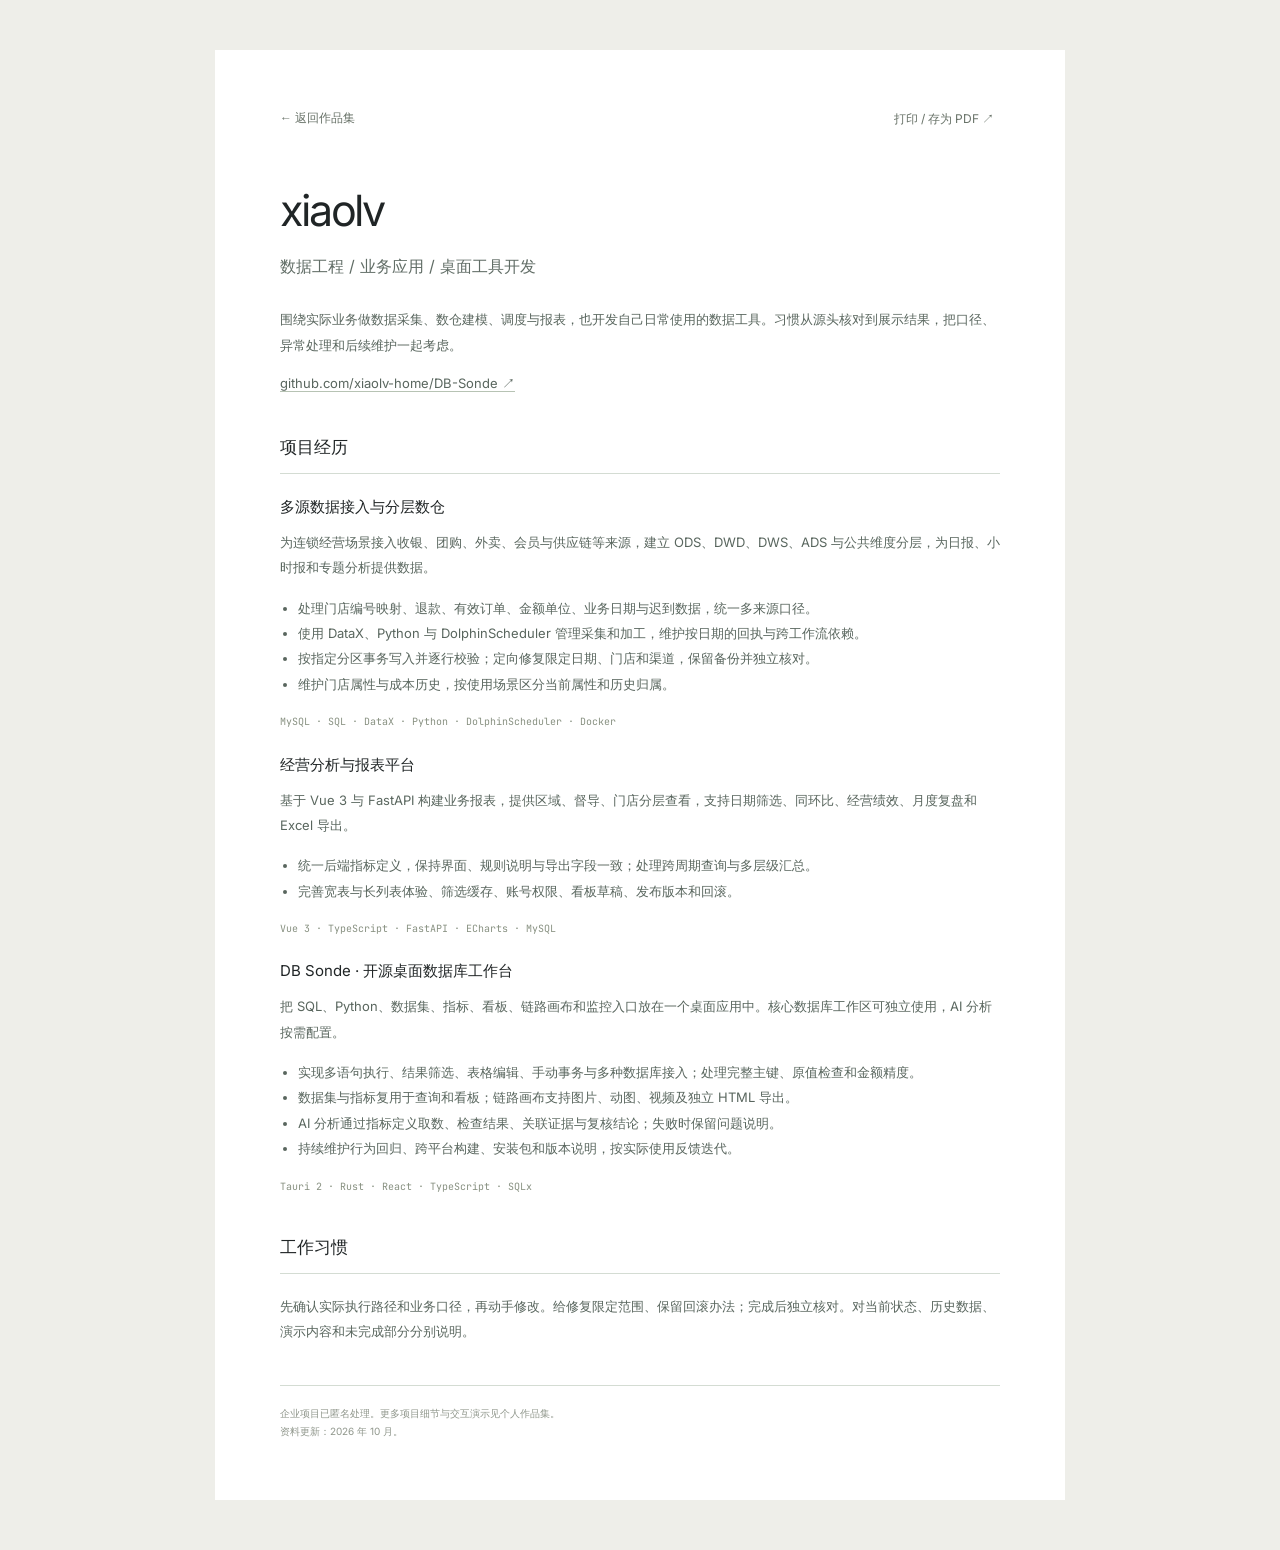
<file: resume.html>
<!doctype html><html lang="zh-CN"><head><meta charset="utf-8"><meta name="viewport" content="width=device-width,initial-scale=1"><title>xiaolv · 简历摘要</title><link rel="icon" href="assets/favicon.svg"><link rel="stylesheet" href="style.css"><style>body{background:#eeeee9}.resume{width:min(850px,100%);margin:50px auto;background:#fff;padding:60px 65px}.resume nav{display:flex;justify-content:space-between;font-size:12px;margin-bottom:55px;color:#687268}.resume nav button{border:0;background:none;color:inherit;font-size:12px}.resume h1{font-size:43px;letter-spacing:-.05em;margin:0 0 15px;font-weight:500}.resume .role{font-size:16px;color:#616d66;margin:0 0 25px}.resume p,.resume li{font-size:13px;line-height:1.95;color:#59665e}.resume h2{font-size:17px;letter-spacing:0;margin:40px 0 20px;border-bottom:1px solid #d4dcd3;padding-bottom:13px}.resume h3{font-size:15px;font-weight:500;margin:23px 0 10px}.resume ul{padding-left:18px}.resume .stack{font-family:Mono;font-size:10px;color:#879080}.resume footer{border-top:1px solid #d4dcd3;margin-top:40px;padding-top:18px;font-size:10px;line-height:1.8;color:#90978c}.resume a{border-bottom:1px solid #b7c3b4}.resume nav a{border:0}@media(max-width:600px){.resume{margin:0;padding:30px 24px}.resume nav{margin-bottom:35px}.resume h1{font-size:37px}}@media print{@page{margin:16mm}.resume{margin:0;padding:0;width:100%;max-width:none}.resume nav{display:none}.resume h1{font-size:28px}.resume h2{margin:22px 0 13px;font-size:14px}.resume h3{font-size:12px;margin:15px 0 7px}.resume p,.resume li{font-size:10px;line-height:1.7}.resume footer{font-size:8px;margin-top:20px}.resume .role{font-size:12px}.resume .stack{font-size:8px}body{background:white}}</style></head><body><article class="resume"><nav><a href="index.html">← 返回作品集</a><button onclick="window.print()">打印 / 存为 PDF ↗</button></nav><h1>xiaolv</h1><p class="role">数据工程 / 业务应用 / 桌面工具开发</p><p>围绕实际业务做数据采集、数仓建模、调度与报表，也开发自己日常使用的数据工具。习惯从源头核对到展示结果，把口径、异常处理和后续维护一起考虑。</p><p><a href="https://github.com/xiaolv-home/DB-Sonde" target="_blank" rel="noopener noreferrer">github.com/xiaolv-home/DB-Sonde ↗</a></p><h2>项目经历</h2><h3>多源数据接入与分层数仓</h3><p>为连锁经营场景接入收银、团购、外卖、会员与供应链等来源，建立 ODS、DWD、DWS、ADS 与公共维度分层，为日报、小时报和专题分析提供数据。</p><ul><li>处理门店编号映射、退款、有效订单、金额单位、业务日期与迟到数据，统一多来源口径。</li><li>使用 DataX、Python 与 DolphinScheduler 管理采集和加工，维护按日期的回执与跨工作流依赖。</li><li>按指定分区事务写入并逐行校验；定向修复限定日期、门店和渠道，保留备份并独立核对。</li><li>维护门店属性与成本历史，按使用场景区分当前属性和历史归属。</li></ul><p class="stack">MySQL · SQL · DataX · Python · DolphinScheduler · Docker</p><h3>经营分析与报表平台</h3><p>基于 Vue 3 与 FastAPI 构建业务报表，提供区域、督导、门店分层查看，支持日期筛选、同环比、经营绩效、月度复盘和 Excel 导出。</p><ul><li>统一后端指标定义，保持界面、规则说明与导出字段一致；处理跨周期查询与多层级汇总。</li><li>完善宽表与长列表体验、筛选缓存、账号权限、看板草稿、发布版本和回滚。</li></ul><p class="stack">Vue 3 · TypeScript · FastAPI · ECharts · MySQL</p><h3>DB Sonde · 开源桌面数据库工作台</h3><p>把 SQL、Python、数据集、指标、看板、链路画布和监控入口放在一个桌面应用中。核心数据库工作区可独立使用，AI 分析按需配置。</p><ul><li>实现多语句执行、结果筛选、表格编辑、手动事务与多种数据库接入；处理完整主键、原值检查和金额精度。</li><li>数据集与指标复用于查询和看板；链路画布支持图片、动图、视频及独立 HTML 导出。</li><li>AI 分析通过指标定义取数、检查结果、关联证据与复核结论；失败时保留问题说明。</li><li>持续维护行为回归、跨平台构建、安装包和版本说明，按实际使用反馈迭代。</li></ul><p class="stack">Tauri 2 · Rust · React · TypeScript · SQLx</p><h2>工作习惯</h2><p>先确认实际执行路径和业务口径，再动手修改。给修复限定范围、保留回滚办法；完成后独立核对。对当前状态、历史数据、演示内容和未完成部分分别说明。</p><footer>企业项目已匿名处理。更多项目细节与交互演示见个人作品集。<br>资料更新：2026 年 10 月。</footer></article></body></html>
</file>
<file: style.css>
@font-face{font-family:Inter;src:url('assets/inter-regular.woff2') format('woff2');font-weight:400;font-display:swap}@font-face{font-family:Inter;src:url('assets/inter-semibold.woff2') format('woff2');font-weight:600 900;font-display:swap}@font-face{font-family:Mono;src:url('assets/mono.woff2') format('woff2');font-display:swap}
:root{--paper:#f5f4f0;--ink:#202526;--muted:#767b7b;--line:#d9dcd5;--blue:#2349df;--soft:#e9ecf2;--font:Inter,-apple-system,BlinkMacSystemFont,'PingFang SC','Microsoft YaHei',sans-serif}*{box-sizing:border-box}html{scroll-behavior:smooth;scroll-padding-top:36px}body{margin:0;color:var(--ink);background:var(--paper);font-family:var(--font);font-size:15px;-webkit-font-smoothing:antialiased}a{color:inherit;text-decoration:none}button,input,select{font:inherit}button,a,select{-webkit-tap-highlight-color:transparent}button{cursor:pointer}button:disabled{cursor:default}button{color:inherit}button:focus-visible,a:focus-visible,select:focus-visible,[tabindex]:focus-visible{outline:2px solid var(--blue);outline-offset:5px}::selection{background:#c8d5ff}.wrap{max-width:1352px;margin:auto;padding-left:56px;padding-right:56px}.mono,.eyebrow{font-family:Mono,monospace;font-size:10px;font-weight:400;letter-spacing:.09em}.eyebrow{margin:0 0 20px;line-height:1.7}.muted{color:var(--muted)}.blue{color:var(--blue)}.header{height:104px;display:flex;align-items:center;justify-content:space-between}.brand{display:flex;align-items:center;gap:12px;font-weight:600;font-size:24px;letter-spacing:-1px}.brand svg{color:var(--blue)}.brand-caption{font-size:12px;font-weight:400;letter-spacing:.03em}.brand-slash{font-size:17px;color:#b2b6ae;font-weight:400;margin:0 4px}.header nav{display:flex;gap:34px;align-items:center;font-size:12px}.header nav a{padding:8px 0}.header nav a:hover{color:var(--blue)}.nav-github{margin-left:18px}.nav-github span{margin-left:10px}.hero{min-height:698px;padding-top:52px;padding-bottom:66px;display:grid;grid-template-columns:.97fr 1.03fr;gap:38px;align-items:center}.hero-copy{position:relative;z-index:1}.hero-copy .eyebrow{font-size:9px;display:flex;align-items:center;gap:9px;margin-bottom:30px}.live-dot{height:5px;width:5px;border-radius:50%;background:var(--blue);display:inline-block}.hero h1{font-weight:600;font-size:clamp(48px,4.8vw,70px);line-height:1.25;letter-spacing:-.065em;margin:0 0 30px}.hero-serif{font-family:'Songti SC','Noto Serif CJK SC','STSong',serif;font-weight:500;letter-spacing:-.06em}.hero-intro{font-size:14px;line-height:1.95;max-width:370px;color:#606767;margin:0 0 32px}.hero-actions{display:flex;align-items:center;gap:30px}.button{display:inline-flex;gap:42px;align-items:center;justify-content:space-between;font-size:12px;padding:16px 20px;border:1px solid var(--ink);transition:background .2s,transform .2s}.primary{background:var(--ink);color:white}.primary:hover{background:var(--blue);border-color:var(--blue);transform:translateY(-2px)}.text-link{font-size:12px;border-bottom:1px solid #9ea4a0;padding:6px 0;display:inline-flex;gap:18px}.text-link:hover{color:var(--blue);border-color:var(--blue)}.hero-footnote{font-family:Mono,monospace;font-size:9px;color:#92958f;margin-top:44px;letter-spacing:-.02em}.cross{font-size:18px;margin-right:5px;vertical-align:-1px}.index-strip{display:flex;gap:40px;align-items:center;padding-top:22px;padding-bottom:22px;border-top:1px solid var(--line);border-bottom:1px solid var(--line);font-size:11px}.index-strip>.mono{color:#7e8580;font-size:8px;margin-right:auto}.index-strip a{display:flex;gap:10px}.index-strip b{font-family:Mono;color:#929a92;font-size:9px;font-weight:400}.index-strip a:hover{color:var(--blue)}.index-end{margin-left:auto;font-size:10px;color:#858b84}.section{padding-top:112px;padding-bottom:108px}.section-head{display:grid;grid-template-columns:1fr 2fr 1.3fr;gap:35px;align-items:end;margin-bottom:85px}.section-head>.eyebrow{align-self:start;margin-top:12px}.section-head h2,h2{font-size:39px;line-height:1.4;letter-spacing:-.05em;font-weight:500;margin:0}.section-intro{font-size:12px;color:var(--muted);line-height:1.9;margin:0 0 5px}.project-heading{display:flex;align-items:center;gap:22px;margin-bottom:45px;padding-top:35px;border-top:1px solid var(--ink)}.project-number{font-family:Inter;font-size:48px;letter-spacing:-.07em;line-height:1;color:#8e958c;font-weight:400;align-self:start}.project-heading .eyebrow{font-size:9px;margin:0 0 8px;color:#7b827b}.project-heading h3{font-size:26px;font-weight:500;letter-spacing:-.03em;margin:0}.project-category{margin-left:auto;font-size:11px;color:#777f76;align-self:flex-end}.project-body{display:grid;grid-template-columns:1fr 1fr;gap:90px}.project-narrative{max-width:460px}.lead{font-size:23px;line-height:1.6;letter-spacing:-.03em;margin:0 0 24px}.project-narrative>p:not(.lead),.report-description>div p,.sonde-intro>div p{font-size:13px;line-height:1.95;color:#6a716a;margin:0 0 18px}.tech-list{display:flex;gap:8px;flex-wrap:wrap;margin-top:28px}.tech-list span{font-size:9px;padding:6px 9px;background:#eaece6;color:#6f776d}.warehouse-stack{border-top:1px solid #bcc4bd}.warehouse-stack>div{display:grid;grid-template-columns:55px 1fr 1fr;gap:12px;align-items:center;padding:18px 14px;border-bottom:1px solid #d7dcd5}.warehouse-stack b{font-family:Mono;font-size:16px;font-weight:400;color:var(--blue)}.warehouse-stack span{font-size:12px}.warehouse-stack small{font-size:10px;color:#7e877c;text-align:right}.warehouse-stack>div:nth-child(4){background:#e7ebf7}.warehouse-stack .dim-row{border-bottom:0;padding-top:14px;padding-bottom:14px}.dim-row b{color:#808b7a}.verified-stat{display:flex;align-items:center;gap:17px;border-top:1px solid #c4cdc2;margin-top:22px;padding-top:23px}.verified-stat>strong{font-size:54px;font-weight:400;letter-spacing:-.07em}.verified-stat>div{font-size:12px}.verified-stat>div span{display:block;font-size:9px;color:#858d80;margin-top:8px}.verified-stat>.mono{margin-left:auto;color:#9aa290;font-size:8px}.engineering-notes{display:grid;grid-template-columns:repeat(3,1fr);gap:35px;margin-top:64px}.engineering-notes>div{border-top:1px solid var(--line);padding-top:20px}.note-index{font-family:Mono;font-size:9px;color:#8a9184}.engineering-notes h4,.report-feature-row h4,.about-item h4{font-size:14px;font-weight:500;margin:15px 0 10px}.engineering-notes p,.report-feature-row p,.about-item p{font-size:12px;color:#7b8276;line-height:1.95;margin:0}.lineage-section{background:#e9ece6;padding:78px 0 64px;scroll-margin-top:0}.lineage-heading{display:grid;grid-template-columns:1fr 1fr;gap:80px;align-items:end;margin-bottom:34px}.lineage-heading h2{font-size:32px}.lineage-heading .eyebrow{font-size:9px;color:#737e6b;margin-bottom:16px}.lineage-heading>div>p:not(.eyebrow){font-size:12px;line-height:1.9;color:#6f7b67;margin-bottom:18px}.privacy-label{font-size:10px;color:#637458}.canvas-shell{border:1px solid #d2d9cd;background:#f8f9f5;box-shadow:0 18px 38px -25px #4b574740}.canvas-toolbar{display:flex;justify-content:space-between;align-items:center;height:52px;border-bottom:1px solid #d2d9cd;padding:0 22px;font-size:11px;background:#f8f9f5}.canvas-toolbar>div{display:flex;align-items:center;gap:20px}.canvas-toolbar>div>span{font-size:10px;color:#8a9483}.canvas-toolbar button{background:white;border:1px solid #d6ddcf;padding:7px 11px;font-size:10px}.canvas-dot{display:inline-block;border-radius:50%;width:5px;height:5px;background:#59764a;margin-right:8px}.canvas-shell iframe{width:100%;height:680px;display:block;border:0}.canvas-caption{display:flex;justify-content:space-between;gap:30px;margin-top:18px;font-size:10px;color:#7b8671;line-height:1.8}.canvas-caption a{flex-shrink:0;border-bottom:1px solid #9baa8e}.canvas-shell.is-fullscreen{position:fixed;inset:16px;z-index:50;background:white}.canvas-shell.is-fullscreen iframe{height:calc(100% - 52px)}body.canvas-open{overflow:hidden}body.canvas-open::after{content:'';position:fixed;inset:0;background:#182018bf;z-index:49}.report-description{display:grid;grid-template-columns:1fr 1.3fr;gap:75px;margin-bottom:35px}.report-description>div{max-width:660px}.report-description .lead{font-size:26px}.demo-titlebar{height:48px;display:flex;align-items:center;gap:22px;padding:0 22px;border-bottom:1px solid #e4e7e9;font-size:11px;background:#f9fafb}.report-demo{border:1px solid #d8dddf;background:white;box-shadow:0 18px 44px -30px #525c702b}.window-dots{display:flex;gap:5px}.window-dots i{width:6px;height:6px;border-radius:100%;background:#cdd2d5}.demo-badge{font-size:9px;color:#8b939a;margin-left:auto}.demo-layout{display:grid;grid-template-columns:165px 1fr;min-height:510px}.demo-sidebar{border-right:1px solid #edf0f2;padding:27px 12px 25px 16px;display:flex;flex-direction:column}.demo-logo{font-family:Mono;font-size:10px;letter-spacing:.02em;padding-left:12px;color:#556078;line-height:1.8}.demo-logo>span{display:block;font-family:var(--font);font-size:9px;color:#a0a8b3}.report-tabs{margin-top:27px;display:flex;flex-direction:column;gap:8px}.report-tabs button{border:0;background:transparent;font-size:10px;text-align:left;padding:11px 12px;color:#858d9b;white-space:nowrap}.report-tabs button span{margin-right:10px;font-size:14px;vertical-align:-1px}.report-tabs button[aria-selected=true]{color:#2349df;background:#edf0fc}.demo-sidebar>small{font-family:Mono;font-size:8px;line-height:1.7;color:#a1a9b2;margin-top:auto;padding:35px 12px 0}.demo-content{padding:27px 30px 22px;min-width:0}.report-controls{display:flex;justify-content:space-between;align-items:center;gap:15px}.report-controls h4{font-size:15px;font-weight:500;margin:0 0 8px}.report-controls p{font-size:9px;color:#8c94a2;margin:0}.control-selects{display:flex;gap:10px;align-items:center}.control-selects label{font-size:8px;color:#9098a4;display:flex;gap:4px;flex-direction:column}.control-selects select{max-width:130px;font-size:9px;border:1px solid #e3e7ec;border-radius:2px;background:white;color:#5b6576;padding:6px 20px 6px 7px}.control-selects button{font-size:9px;border:1px solid #e3e7ec;background:white;padding:7px 9px;margin-top:14px;color:#5b6576}.demo-kpis{display:grid;grid-template-columns:repeat(3,1fr);gap:25px;margin:28px 0}.demo-kpis>div{border-left:1px solid #e8ebef;padding-left:18px}.demo-kpis>div:first-child{border:0;padding-left:0}.demo-kpis label{font-size:9px;color:#9aa2ad}.demo-kpis strong{display:block;font-size:25px;line-height:1.3;font-weight:400;letter-spacing:-.04em;margin:7px 0}.demo-kpis small{font-size:8px;color:#78907a}.demo-chart-head{display:flex;justify-content:space-between;align-items:center;margin-top:14px}.demo-chart-head>b{font-size:10px;font-weight:500}.demo-chart-head>span{font-size:8px;color:#919ba8}.demo-chart-head i{display:inline-block;height:2px;width:9px;background:#345adf;vertical-align:middle;margin:0 5px 0 10px}.demo-chart-head i:last-child{background:#bec6d4}.demo-chart{height:143px;margin-top:12px}.demo-chart svg{width:100%;height:100%;overflow:visible}.demo-chart text{font-family:var(--font);font-size:9px;fill:#a3aab3}.demo-table-scroll{overflow:auto;margin-top:15px}.demo-content table{border-collapse:collapse;min-width:500px;width:100%;font-size:9px;white-space:nowrap;font-variant-numeric:tabular-nums}.demo-content th{font-weight:400;color:#97a0ac;border-top:1px solid #e4e8ec;background:#fafbfc;padding:10px 12px;text-align:right}.demo-content th:first-child,.demo-content td:first-child{text-align:left}.demo-content td{padding:10px 12px;border-bottom:1px solid #eef1f4;color:#5a6577;text-align:right}.demo-content td.positive{color:#66876e}.demo-table-note{font-size:8px;color:#a0a8b1;margin:16px 0 0}.report-feature-row{display:grid;grid-template-columns:repeat(3,1fr);gap:40px;margin-top:34px}.report-feature-row h4{font-size:12px}.report-feature-row p{font-size:11px}.sonde-section{background:#1c2326;color:#f0f2ed;padding:75px 0 50px}.sonde-section .project-heading{border-top-color:#4b5455;margin-bottom:50px}.sonde-section .project-number{color:#657271}.sonde-section .eyebrow{color:#9caba5}.sonde-section .project-heading h3{font-family:Inter;font-size:30px;letter-spacing:-.04em}.sonde-source{font-size:11px;padding:10px 0;border-bottom:1px solid #5b6968;margin-left:auto}.sonde-source span{margin-left:20px}.sonde-intro{display:grid;grid-template-columns:1fr 1fr;gap:85px;margin-bottom:42px}.sonde-intro h2{font-size:39px}.sonde-intro h2 span{color:#a9b6af}.sonde-intro>div p{color:#9da9a4;font-size:12px}.sonde-section .tech-list span{background:#293336;color:#a3b2ab}.sonde-image{display:block;background:#121317;border:1px solid #3b4547;border-radius:8px;overflow:hidden;width:100%;padding:0;position:relative;box-shadow:0 25px 50px -25px #0008;text-align:left}.sonde-image img{display:block;width:100%;height:auto;max-height:620px;object-fit:cover;object-position:top}.sonde-image>span{position:absolute;bottom:0;left:0;right:0;background:#1b2227ef;border-top:1px solid #454b50;padding:13px 20px;font-size:10px;color:#a6b7b9;display:flex;justify-content:space-between}.sonde-image>span b{font-weight:400}.sonde-image:hover{border-color:#8b9b9a}.sonde-features{display:grid;grid-template-columns:repeat(3,1fr);gap:42px;margin-top:45px}.sonde-features .mono{font-size:8px;color:#879892}.sonde-features h4{font-size:16px;font-weight:400;margin:15px 0}.sonde-features p{font-size:12px;line-height:1.9;color:#9ca9a2;margin:0}.sonde-bottom{display:flex;justify-content:space-between;gap:20px;border-top:1px solid #3f4b49;padding-top:24px;margin-top:38px;font-size:10px;color:#9daea4}.sonde-bottom>span:first-child{font-family:Mono;font-size:8px;align-self:center}.sonde-bottom a{color:#d0ddd4}.about{display:grid;grid-template-columns:1fr 1.05fr;gap:80px}.about h2{font-size:37px;margin:30px 0}.about-lead{font-size:17px;line-height:1.9;margin:0 0 30px;color:#626e65}.about-item{display:flex;gap:30px;padding:23px 0;border-top:1px solid var(--line)}.about-item>span{font-family:Mono;font-size:10px;color:#9aa18f;padding-top:5px}.about-item h4{margin:0 0 8px;font-size:14px}.about-item p{font-size:12px}.contact{border-top:1px solid var(--ink);border-bottom:1px solid var(--line);padding-top:50px;padding-bottom:52px;display:flex;justify-content:space-between;align-items:center}.contact .eyebrow{font-size:9px;color:#83907d;margin-bottom:17px}.contact h2{font-size:27px;letter-spacing:-.04em}.contact p:not(.eyebrow){font-size:12px;color:#83907d;margin:14px 0 0}.contact>a{font-size:20px;display:flex;gap:60px}.contact>a span{font-size:35px;line-height:.8;color:var(--blue)}.footer{display:flex;align-items:center;gap:25px;min-height:100px;font-size:10px}.footer>span{font-size:13px;letter-spacing:-.03em}.footer>p{font-size:9px;color:#979f92;margin-left:20px}.footer>button{margin-left:auto;border:0;background:transparent;font-size:9px;color:#7e8977}.footer>a{font-size:9px;color:#7e8977}.reading-progress{position:fixed;top:0;left:0;right:0;height:2px;background:var(--blue);z-index:60;transform:scaleX(0);transform-origin:left;pointer-events:none}.skip{position:fixed;top:-80px;left:15px;background:var(--ink);color:white;padding:15px;z-index:100}.skip:focus{top:10px}.sr-only{position:absolute;width:1px;height:1px;padding:0;margin:-1px;overflow:hidden;clip:rect(0,0,0,0);white-space:nowrap;border:0}dialog{border:1px solid #4b5556;background:#1b2226;padding:0;width:min(1300px,96vw);max-width:none;max-height:94vh;color:white}dialog::backdrop{background:#0e161cdb;backdrop-filter:blur(6px)}dialog img{width:100%;height:auto;max-height:84vh;object-fit:contain;display:block}.dialog-top{display:flex;justify-content:space-between;align-items:center;padding:14px 20px;font-size:12px}.dialog-top button{background:transparent;color:#c4cfcd;border:0;font-size:12px}.motion-off *, .motion-off *::before,.motion-off *::after{scroll-behavior:auto!important;animation:none!important;transition:none!important}body.no-scroll{overflow:hidden}
@media(min-width:1600px){.hero{padding-top:70px;min-height:750px}}
@media(max-width:1100px){.wrap{padding-left:36px;padding-right:36px}.hero{gap:15px}.hero h1{font-size:57px}.index-strip{gap:25px}.index-end{display:none}.project-body{gap:50px}.section-head{grid-template-columns:.8fr 1.5fr 1.2fr;gap:25px}.section-head h2{font-size:34px}.demo-layout{grid-template-columns:145px 1fr}.demo-content{padding:22px}.control-selects{gap:6px}.report-controls{align-items:flex-start}.report-controls p{max-width:160px;line-height:1.6}.sonde-intro{gap:45px}.sonde-intro h2{font-size:35px}}
@media(max-width:800px){.wrap{padding-left:28px;padding-right:28px}.header{height:85px}.header nav{gap:20px;font-size:11px}.nav-github{margin-left:0}.hero{padding-top:25px;min-height:600px;gap:0}.hero h1{font-size:49px}.hero-copy .eyebrow{font-size:7px;letter-spacing:.04em}.hero-intro{font-size:12px;max-width:300px}.hero-actions{gap:18px}.button{font-size:11px;padding:14px;gap:14px}.text-link{font-size:10px;gap:8px}.hero-footnote{font-size:7px}.section{padding-top:75px;padding-bottom:75px}.section-head{grid-template-columns:1fr 2fr}.section-head .section-intro{grid-column:2}.section-head{margin-bottom:50px}.project-heading h3{font-size:23px}.project-category{font-size:9px}.project-body{gap:35px}.project-narrative>p:not(.lead){font-size:12px}.lead{font-size:21px}.warehouse-stack>div{grid-template-columns:45px 1fr;padding:16px 10px;gap:10px}.warehouse-stack small{display:none}.verified-stat strong{font-size:42px}.verified-stat>div{font-size:10px}.verified-stat>div span{font-size:8px;line-height:1.7}.verified-stat>.mono{display:none}.engineering-notes{gap:25px}.engineering-notes h4{font-size:12px}.engineering-notes p{font-size:11px}.lineage-heading{gap:35px}.lineage-heading h2{font-size:28px}.lineage-heading>div>p:not(.eyebrow){font-size:11px}.desktop-only{display:none}.canvas-shell iframe{height:600px}.report-description{gap:40px;grid-template-columns:1fr 1.1fr}.report-description .lead{font-size:23px}.demo-layout{grid-template-columns:120px 1fr}.demo-sidebar{padding:20px 6px}.demo-logo{font-size:8px}.report-tabs button{font-size:9px;padding:10px 8px}.report-tabs button span{margin-right:6px}.report-controls{flex-wrap:wrap}.control-selects{margin-top:3px;gap:12px;width:100%}.control-selects label{flex-direction:row;align-items:center;gap:6px}.control-selects button{margin-top:0;margin-left:auto}.demo-content{padding:20px}.demo-kpis{gap:10px}.demo-kpis strong{font-size:21px}.demo-badge{font-size:8px}.sonde-intro{gap:30px}.sonde-intro h2{font-size:29px}.sonde-features{gap:25px}.sonde-features h4{font-size:14px}.sonde-features p{font-size:11px}.sonde-bottom{flex-wrap:wrap}.sonde-bottom>span:first-child{width:100%}.about{gap:40px}.about h2{font-size:31px}.about-lead{font-size:15px}.contact h2{font-size:23px}.contact>a{gap:20px;font-size:16px}.footer{flex-wrap:wrap;padding-top:25px;padding-bottom:25px;gap:20px}.footer>p{margin-left:0;font-size:8px}}
@media(max-width:600px){.wrap{padding-left:22px;padding-right:22px}.header{height:78px}.brand{font-size:21px;gap:8px}.brand-caption,.brand-slash{display:none}.brand svg{width:23px}.header nav{gap:18px;font-size:10px}.header nav a:nth-child(3){display:none}.hero{display:flex;flex-direction:column;align-items:stretch;padding-top:35px;padding-bottom:30px}.hero-copy .eyebrow{font-size:8px;letter-spacing:.03em;margin-bottom:25px}.hero h1{font-size:56px;line-height:1.21;letter-spacing:-.07em;margin-bottom:26px}.hero h1 br:last-of-type{display:none}.hero-intro{font-size:13px;max-width:340px}.hero-actions{gap:28px}.button{padding:15px 17px;gap:28px;font-size:11px}.text-link{font-size:11px}.hero-footnote{font-size:8px;margin:28px 0 0}.index-strip{display:grid;grid-template-columns:repeat(3,1fr);gap:18px 10px;padding-top:18px;padding-bottom:20px;font-size:10px}.index-strip>.mono{grid-column:1/-1;font-size:8px}.index-strip a{gap:7px}.section{padding-top:65px;padding-bottom:65px}.section-head{display:block;margin-bottom:45px}.section-head>.eyebrow{font-size:9px;margin-bottom:20px}.section-head h2{font-size:34px}.section-intro{font-size:12px;margin-top:20px}.project-heading{position:relative;gap:17px;padding-top:25px;margin-bottom:32px;align-items:center}.project-number{font-size:42px}.project-heading .eyebrow{font-size:7px;margin-bottom:7px}.project-heading h3{font-size:21px}.project-category{display:none}.project-body{display:block}.project-narrative{max-width:none}.lead{font-size:22px;line-height:1.6;margin-bottom:20px}.project-narrative>p:not(.lead){font-size:13px}.tech-list{margin-top:23px;gap:6px}.tech-list span{font-size:8px}.warehouse-details{margin-top:38px}.warehouse-stack>div{grid-template-columns:50px 1fr 1fr;padding:17px 10px}.warehouse-stack small{display:block;font-size:9px}.warehouse-stack span{font-size:11px}.verified-stat{gap:20px}.verified-stat strong{font-size:48px}.verified-stat>div{font-size:11px}.verified-stat>div span{font-size:8px}.verified-stat>.mono{display:block;font-size:7px}.engineering-notes{display:block;margin-top:35px}.engineering-notes>div{padding-top:20px;padding-bottom:20px}.engineering-notes h4{font-size:14px;margin-top:12px}.engineering-notes p{font-size:12px;max-width:380px}.lineage-section{padding:50px 0 35px}.lineage-heading{display:block;margin-bottom:27px}.lineage-heading h2{font-size:29px}.lineage-heading>div>p:not(.eyebrow){margin-top:22px;font-size:12px}.privacy-label{font-size:9px}.canvas-toolbar{padding:0 12px;height:46px;font-size:10px}.canvas-toolbar button{font-size:9px;padding:6px 8px}.canvas-shell iframe{height:500px}.canvas-caption{flex-direction:column;gap:12px;font-size:9px}.canvas-caption a{align-self:flex-start;font-size:10px}.canvas-shell.is-fullscreen{inset:6px}.canvas-shell.is-fullscreen iframe{height:calc(100% - 46px)}.report-description{display:block;margin-bottom:28px}.report-description .lead{font-size:23px}.report-description>div p{font-size:12px}.report-demo{margin-left:-8px;margin-right:-8px}.demo-titlebar{padding:0 12px;height:40px;gap:12px;font-size:9px}.demo-badge{font-size:7px;max-width:120px;text-align:right;line-height:1.5}.window-dots{gap:3px}.window-dots i{width:4px;height:4px}.demo-layout{display:block}.demo-sidebar{padding:0;border:0;border-bottom:1px solid #edf0f2}.demo-logo,.demo-sidebar>small{display:none}.report-tabs{flex-direction:row;margin:0;padding:8px;gap:5px}.report-tabs button{flex:1;font-size:9px;padding:8px;text-align:center}.report-tabs button span{font-size:11px}.demo-content{padding:18px 14px}.report-controls{gap:17px}.report-controls h4{font-size:14px}.report-controls p{max-width:none;font-size:8px}.control-selects{gap:8px}.control-selects label{font-size:8px;gap:4px}.control-selects select{font-size:8px;padding:6px 10px 6px 4px;max-width:105px}.control-selects button{font-size:8px;padding:6px}.demo-kpis{margin:23px 0;gap:8px}.demo-kpis label{font-size:8px}.demo-kpis strong{font-size:22px}.demo-kpis small{font-size:7px}.demo-kpis>div{padding-left:12px}.demo-chart{height:125px}.demo-content table{font-size:8px;min-width:440px}.demo-table-note{font-size:7px;line-height:1.7}.report-feature-row{display:block;margin-top:28px}.report-feature-row>div{padding:15px 0;border-bottom:1px solid var(--line)}.report-feature-row h4{font-size:13px;margin:0 0 8px}.report-feature-row p{font-size:12px}.sonde-section{padding:50px 0 35px}.sonde-section .project-heading{margin-bottom:35px}.sonde-section .project-heading h3{font-size:27px}.sonde-section .project-heading .eyebrow{font-size:6px}.sonde-source{font-size:9px;white-space:nowrap}.sonde-source span{margin-left:10px}.sonde-intro{display:block;margin-bottom:28px}.sonde-intro h2{font-size:32px;margin-bottom:25px}.sonde-intro>div p{font-size:12px}.sonde-image{border-radius:4px;width:calc(100% + 16px);margin-left:-8px}.sonde-image img{height:260px;width:100%;object-fit:cover;object-position:12% top}.sonde-image>span{padding:10px 12px;font-size:8px}.sonde-features{display:block;margin-top:30px}.sonde-features>div{border-top:1px solid #3c4845;padding:22px 0}.sonde-features h4{font-size:17px;margin:12px 0}.sonde-features p{font-size:12px;line-height:1.9}.sonde-bottom{font-size:9px;margin-top:7px;gap:18px}.sonde-bottom>span:first-child{font-size:7px;line-height:1.8}.about{display:block}.about h2{font-size:33px;margin:25px 0}.about-body{margin-top:35px}.about-lead{font-size:15px;line-height:2}.about-item{padding:20px 0;gap:25px}.contact{display:block;padding-top:40px;padding-bottom:35px}.contact h2{font-size:23px}.contact p:not(.eyebrow){font-size:11px;line-height:1.9}.contact>a{font-size:16px;justify-content:space-between;border-top:1px solid var(--line);padding-top:25px;margin-top:30px}.contact>a span{font-size:25px}.footer{gap:22px;min-height:130px;font-size:9px}.footer>p{order:4;width:100%;margin:0;font-size:8px;line-height:1.8}.footer>button{font-size:9px}.footer>a{font-size:9px}dialog .dialog-top{font-size:10px;padding:12px}dialog img{min-height:200px} }
@media(prefers-reduced-motion:reduce){html{scroll-behavior:auto}*,*::before,*::after{animation:none!important;transition:none!important}}
@media print{.header nav,.index-strip,.canvas-shell,.report-demo,.sonde-image,.footer button,.reading-progress,.hero-actions,.contact,dialog{display:none!important}.wrap{max-width:none;padding:0 18px}.header{height:60px}.hero{display:block;min-height:0;padding:20px 18px}.hero h1{font-size:32px}.hero h1 br{display:none}.hero-intro{max-width:none}.hero-footnote{margin:10px 0}.section{padding:30px 18px}.section-head{margin:0 0 25px}.section-head h2{font-size:25px}.project-heading h3{font-size:21px}.project-body,.report-description,.sonde-intro,.about{gap:30px}.lineage-section,.sonde-section{background:white!important;color:black!important;padding:25px 0}.sonde-intro h2{font-size:28px}.sonde-section p{color:#333!important}.sonde-features,.engineering-notes,.report-feature-row{gap:20px}.project-heading{margin-bottom:25px}.lineage-heading h2,.about h2{font-size:25px}.footer{min-height:55px}.sonde-source,.canvas-caption a,.text-link{display:none}body{background:white;font-size:11px}h2,h3,h4{break-after:avoid}p,.engineering-notes>div,.sonde-features>div,.about-item{break-inside:avoid}}

.skip:not(:focus){visibility:hidden}
.demo-content tbody th{background:white;font-weight:400;color:#5a6577;border-top:0;border-bottom:1px solid #eef1f4}

/* Original interactive report embeds. */
.original-report-tabs{display:flex;gap:28px;margin:30px 0 0;border-bottom:1px solid #cfd7de}.original-report-tabs button{background:none;border:0;border-bottom:2px solid transparent;padding:15px 0;font-size:13px;color:#85909b}.original-report-tabs button[aria-selected=true]{color:#354b68;border-color:#5b79a2}.original-report-shell{background:white;border:1px solid #d7dfe7;border-top:0}.original-report-toolbar{height:47px;display:flex;align-items:center;justify-content:space-between;padding:0 18px;font-size:11px;border-bottom:1px solid #e0e6ee;background:#fafbfc}.original-report-toolbar>div{display:flex;align-items:center;gap:18px}.original-report-toolbar>div>span{font-size:9px;color:#95a0ae}.original-report-toolbar button{background:white;border:1px solid #d9e1eb;padding:6px 10px;font-size:10px;color:#61748e}.original-report-frames{height:740px}.original-report-frames iframe{width:100%;height:100%;display:block;border:0}.original-report-frames iframe[hidden]{display:none}.original-report-caption{font-size:11px;line-height:1.9;color:#8b9586;margin:17px 0 0}.original-report-shell.expanded{position:fixed;inset:14px;z-index:50;border:1px solid #d7dfe7;box-shadow:0 15px 60px #1e2e4544}.original-report-shell.expanded .original-report-frames{height:calc(100% - 47px)}body.report-open{overflow:hidden}body.report-open::after{content:'';position:fixed;inset:0;background:#26384ac7;z-index:49}.hero-copy .eyebrow{font-family:var(--font);font-size:12px;letter-spacing:.06em}.hero-footnote{font-family:var(--font);font-size:11px;letter-spacing:.03em}.section-head h2{font-weight:400}.project-heading h3{font-weight:400}.hero h1{font-size:clamp(47px,4.7vw,66px)}
@media(max-width:800px){.original-report-frames{height:780px}.original-report-tabs{gap:22px}.original-report-tabs button{font-size:12px}.hero h1{font-size:46px}.hero-footnote{font-size:9px}}
@media(max-width:600px){.hero h1{font-size:47px;line-height:1.25;letter-spacing:-.04em}.hero h1 br:last-of-type{display:initial}.hero-copy .eyebrow{font-size:11px}.hero-footnote{font-size:10px}.original-report-tabs{gap:0;justify-content:space-between;margin-top:20px}.original-report-tabs button{font-size:11px;padding:13px 0}.original-report-toolbar{padding:0 10px;font-size:10px}.original-report-toolbar>div{gap:10px}.original-report-toolbar>div>span{font-size:8px;max-width:100px;line-height:1.5}.original-report-toolbar button{font-size:9px;padding:5px 7px;white-space:nowrap}.original-report-frames{height:780px}.original-report-shell{margin-left:-8px;margin-right:-8px}.original-report-shell.expanded{inset:5px;margin:0}.original-report-caption{font-size:10px}.project-heading h3{font-size:19px}.project-heading .eyebrow{font-size:7px}}
@media print{.original-report-shell,.original-report-tabs,.original-report-caption{display:none}}

/* A real 3D project carousel. Rotation changes the project being explored. */
.hero h1{font-size:clamp(54px,5.2vw,76px);letter-spacing:-.055em;line-height:1.2;margin-bottom:30px}
.hero-intro{max-width:420px;font-size:14px;line-height:2.1}
.about-aside{display:block;margin-top:19px;color:#7e8582;font-size:.86em}
.project-deck{width:100%;max-width:580px;min-width:0;justify-self:end;align-self:center}
.deck-heading{display:flex;align-items:center;justify-content:space-between;font-size:12px;color:#657079;padding:0 5px}
.deck-badge{font:9px Mono,monospace;letter-spacing:.08em;color:#87929e}
.deck-stage{height:365px;position:relative;touch-action:pan-y;cursor:grab;outline-offset:0!important;border-radius:12px;background:radial-gradient(ellipse at 50% 67%,#e9edf380,transparent 65%)}
.deck-stage:active{cursor:grabbing}.deck-stage canvas{width:100%;height:100%;display:block}
.deck-controls{display:flex;align-items:center;justify-content:space-between;padding:0 3px 14px;font-size:10px;color:#8a939b}
.deck-controls button{background:#fbfcfc;border:1px solid #d9dfe5;border-radius:50%;width:38px;height:38px;font-size:17px;color:#67758a;display:grid;place-items:center}
.deck-controls button:hover{background:#e8eef9;border-color:#acbbd5;color:#345bb5}
.deck-tabs{display:flex;border-top:1px solid #d9dfe5;border-bottom:1px solid #d9dfe5;gap:12px}
.deck-tabs button{position:relative;flex:1;border:0;background:none;min-height:48px;padding:10px 0;font-size:12px;color:#7f8791;white-space:nowrap}
.deck-tabs button::after{content:'';position:absolute;bottom:-1px;left:12%;right:12%;height:2px;background:transparent}
.deck-tabs button[aria-selected=true]{color:#3452ac;font-weight:600}.deck-tabs button[aria-selected=true]::after{background:#5472ca}
.deck-tabs button:hover{color:#3452ac;background:#e9eef580}
.deck-panel{min-height:100px;padding:15px 4px 0}.deck-panel[hidden]{display:none}
.deck-panel p{margin:0 0 17px;min-height:42px;font-size:12px;color:#7b8584;line-height:1.9;max-width:500px}
.deck-panel a{display:flex;align-items:center;justify-content:space-between;font-size:12px;color:#3e567f;min-height:28px}
.deck-panel a>span{font-size:18px}.deck-panel a:hover{color:#2349df}
.deck-fallback{position:absolute;inset:40px 0;display:flex;align-items:center;justify-content:center;gap:12px;perspective:800px}
.deck-fallback>div{padding:50px 12px;background:white;border:1px solid #cbd6e6;border-radius:12px;box-shadow:4px 5px 0 #cad3df,10px 20px 25px #46577520;transform:rotateY(-18deg);font-size:12px;color:#5f7497}
.deck-stage[data-renderer=webgl] .deck-fallback{display:none}
@media(max-width:1100px){.deck-stage{height:340px}.hero{gap:24px}}
@media(max-width:800px){.hero h1{font-size:47px}.hero-intro{font-size:12px}.deck-stage{height:295px}.deck-heading{font-size:10px}.deck-tabs{gap:5px}.deck-tabs button{font-size:10px}.deck-panel p,.deck-panel a{font-size:11px}.deck-controls{font-size:8px}}
@media(max-width:600px){.hero{gap:0}.hero h1{font-size:50px;margin-bottom:24px}.hero-intro{font-size:13px;max-width:none}.hero-actions{gap:24px}.project-deck{margin-top:38px;max-width:none}.deck-heading{font-size:12px}.deck-stage{height:305px;margin:0 -6px}.deck-controls{font-size:10px;padding-bottom:15px}.deck-controls button{width:42px;height:42px}.deck-tabs button{font-size:11px;min-height:48px}.deck-panel p,.deck-panel a{font-size:12px}.deck-panel p{min-height:46px}.about-aside{font-size:13px}}
@media(max-width:375px){.hero h1{font-size:46px}.deck-stage{height:285px}.deck-controls{font-size:9px}}
@media print{.project-deck{display:none}.hero h1{font-size:32px}.hero-intro{max-width:none;font-size:12px}}
</file>
